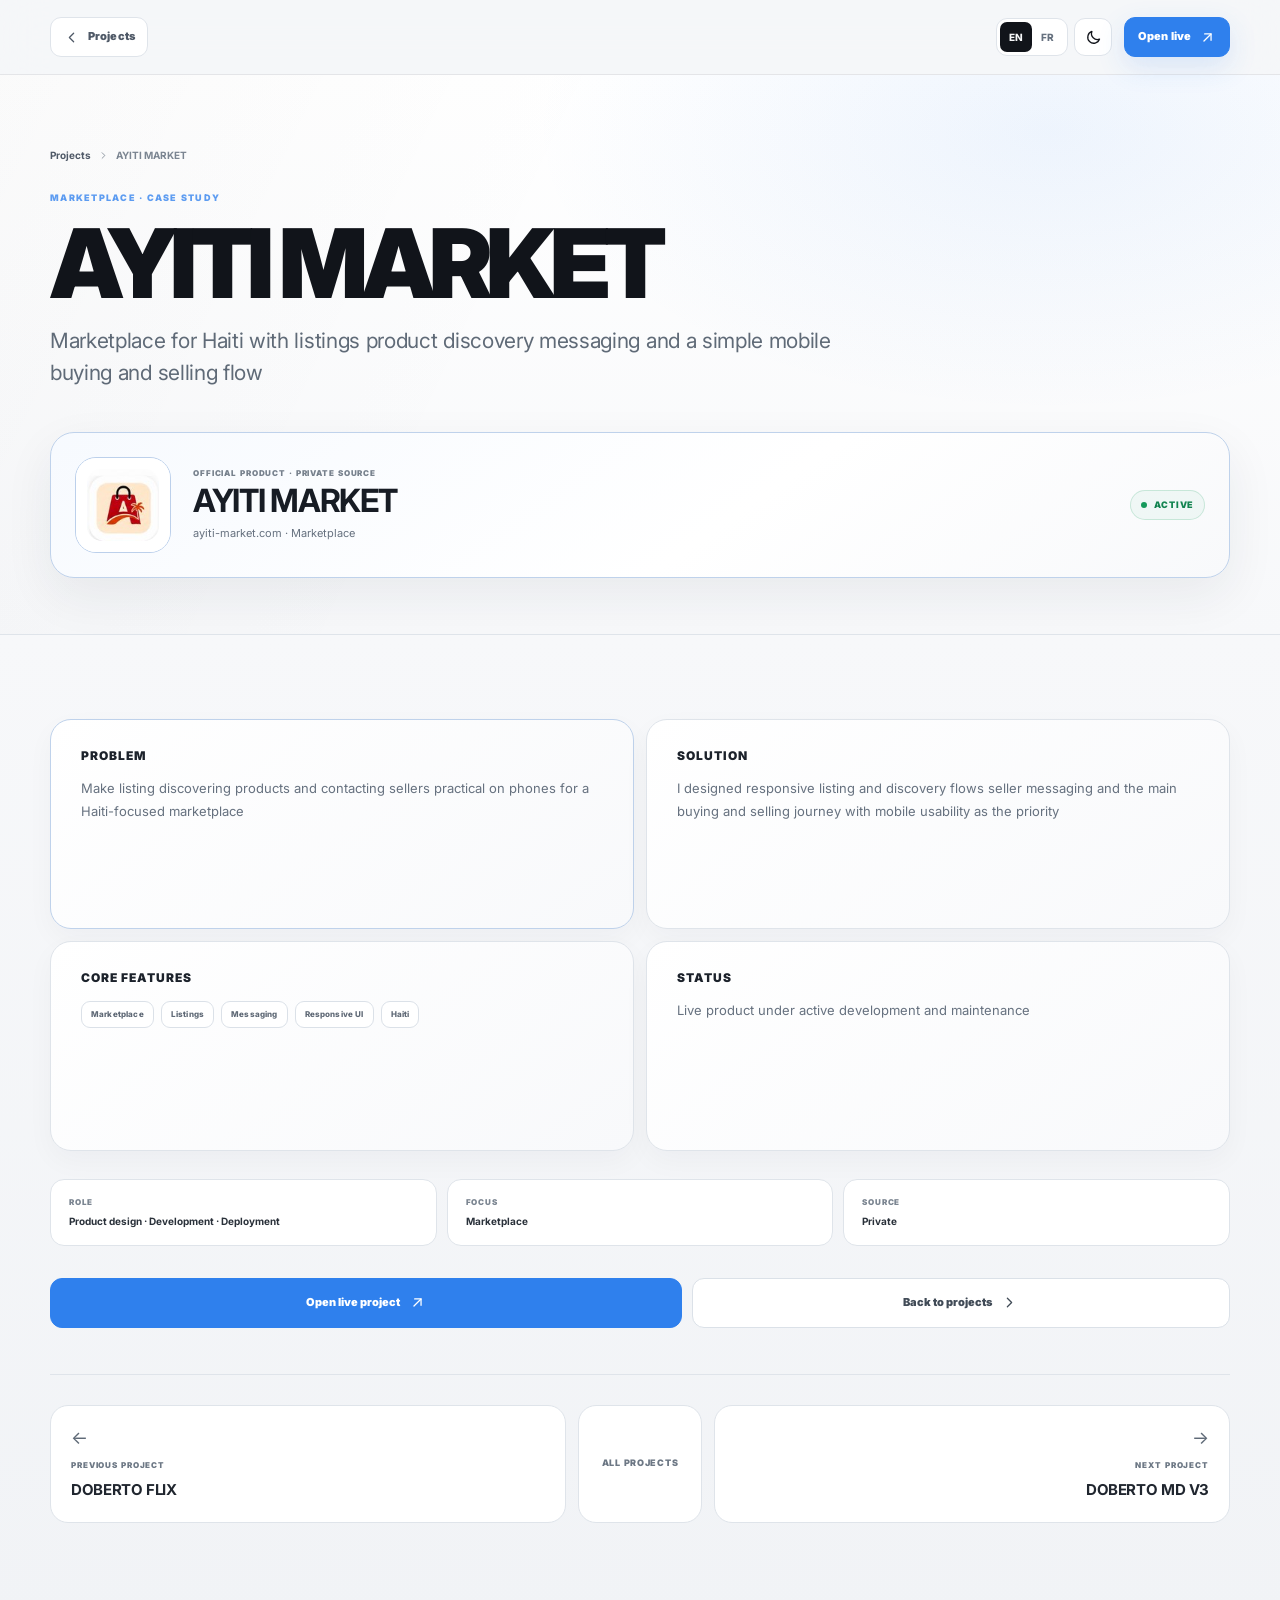
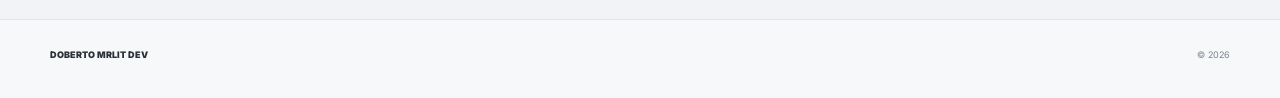
<file: case-studies/ayiti-market.html>
<!doctype html>
<html lang="en">
<head>
<meta charset="utf-8"><meta name="viewport" content="width=device-width,initial-scale=1,viewport-fit=cover">
<title>AYITI MARKET Case Study | DOBERTO MRLIT DEV</title>
<meta name="description" content="Marketplace for Haiti with listings, product discovery, messaging and a simple mobile buying and selling flow.">
<meta name="robots" content="index,follow,max-image-preview:large"><meta name="theme-color" content="#07090d"><meta name="color-scheme" content="dark light">
<link rel="canonical" href="https://dobertomrlit.zone.id/case-studies/ayiti-market.html"><link rel="icon" href="../favicon.svg" type="image/svg+xml">
<script>try{const t=localStorage.getItem('doberto-theme');document.documentElement.dataset.theme=t||(matchMedia('(prefers-color-scheme: light)').matches?'light':'dark')}catch(_){document.documentElement.dataset.theme='dark'}</script>
<link rel="stylesheet" href="../assets/case-study.css?v=20261001-unified3"><link rel="stylesheet" href="../assets/case-preferences.css?v=20261001-unified2">
<link rel="preconnect" href="https://fonts.googleapis.com"><link rel="preconnect" href="https://fonts.gstatic.com" crossorigin><link href="https://fonts.googleapis.com/css2?family=Inter:wght@400;500;600;700;800;900&display=swap" rel="stylesheet">
<meta property="og:type" content="article"><meta property="og:site_name" content="DOBERTO MRLIT DEV"><meta property="og:title" content="AYITI MARKET Case Study"><meta property="og:description" content="Marketplace for Haiti with listings, product discovery, messaging and a simple mobile buying and selling flow."><meta property="og:url" content="https://dobertomrlit.zone.id/case-studies/ayiti-market.html"><meta property="og:image" content="https://dobertomrlit.zone.id/assets/og-preview-v2.jpg?v=20260905-final">
<meta name="twitter:card" content="summary_large_image"><meta name="twitter:title" content="AYITI MARKET Case Study"><meta name="twitter:description" content="Marketplace for Haiti with listings, product discovery, messaging and a simple mobile buying and selling flow."><meta name="twitter:image" content="https://dobertomrlit.zone.id/assets/og-preview-v2.jpg?v=20260905-final">
<script type="application/ld+json">{"@context":"https://schema.org","@graph":[{"@type":"BreadcrumbList","itemListElement":[{"@type":"ListItem","position":1,"name":"Projects","item":"https://dobertomrlit.zone.id/projects.html"},{"@type":"ListItem","position":2,"name":"AYITI MARKET","item":"https://dobertomrlit.zone.id/case-studies/ayiti-market.html"}]},{"@type":"SoftwareApplication","name":"AYITI MARKET","url":"https://ayiti-market.com","applicationCategory":"BusinessApplication","creator":{"@type":"Person","name":"DOBERTO MRLIT DEV","url":"https://dobertomrlit.zone.id/"}}]}</script>
</head>
<body style="--accent:#2f80ed" data-case="ayiti-market">
<header class="top"><div class="w topin"><a class="back" href="../projects.html"><span class="icon"><svg viewBox="0 0 24 24" aria-hidden="true"><path d="M15 18l-6-6 6-6"/></svg></span><span>Projects</span></a><a class="live" href="https://ayiti-market.com" target="_blank" rel="noopener noreferrer"><span class="label">Open live</span><span class="icon"><svg viewBox="0 0 24 24" aria-hidden="true"><path d="M7 17L17 7"/><path d="M8 7h9v9"/></svg></span></a></div></header>
<main>
<section class="hero"><div class="w"><nav class="crumbs" aria-label="Breadcrumb"><a href="../projects.html">Projects</a><span class="icon"><svg viewBox="0 0 24 24" aria-hidden="true"><path d="M9 18l6-6-6-6"/></svg></span><span>AYITI MARKET</span></nav><div class="kicker">Marketplace · Case Study</div><h1>AYITI MARKET</h1><p class="lead">Marketplace for Haiti with listings, product discovery, messaging and a simple mobile buying and selling flow.</p>
<div class="identity"><div class="identity-icon"><img src="../assets/project-icons/ayiti-market.svg" width="72" height="72" alt="AYITI MARKET icon"></div><div class="identity-copy"><small>Official product · Private source</small><strong>AYITI MARKET</strong><span>ayiti-market.com · Marketplace</span></div><div class="identity-status"><span class="status-dot"></span>Active</div></div></div></section>
<section><div class="w"><div class="grid">
<article class="box"><h2>Problem</h2><p>Make listing, discovering products and contacting sellers practical on phones for a Haiti-focused marketplace.</p></article>
<article class="box"><h2>Solution</h2><p>I designed responsive listing and discovery flows, seller messaging and the main buying and selling journey with mobile usability as the priority.</p></article>
<article class="box"><h2>Core features</h2><div class="stack"><span class="chip">Marketplace</span><span class="chip">Listings</span><span class="chip">Messaging</span><span class="chip">Responsive UI</span><span class="chip">Haiti</span></div></article>
<article class="box"><h2>Status</h2><p>Live product under active development and maintenance.</p></article>
</div>
<div class="case-context"><div><span>Role</span><strong>Product design · Development · Deployment</strong></div><div><span>Focus</span><strong>Marketplace</strong></div><div><span>Source</span><strong>Private</strong></div></div>
<div class="bottom"><a class="btn primary" href="https://ayiti-market.com" target="_blank" rel="noopener noreferrer"><span class="label">Open live project</span><span class="icon"><svg viewBox="0 0 24 24" aria-hidden="true"><path d="M7 17L17 7"/><path d="M8 7h9v9"/></svg></span></a><a class="btn" href="../projects.html"><span class="label">Back to projects</span><span class="icon"><svg viewBox="0 0 24 24" aria-hidden="true"><path d="M9 18l6-6-6-6"/></svg></span></a></div>
<nav class="case-project-nav" aria-label="Project navigation">
  <a class="case-project-link case-project-prev" href="doberto-flix.html">
    <span class="case-nav-eyebrow">Previous project</span>
    <strong>DOBERTO FLIX</strong>
    <small>←</small>
  </a>
  <a class="case-project-all" href="../projects.html">All projects</a>
  <a class="case-project-link case-project-next" href="doberto-md-v3.html">
    <span class="case-nav-eyebrow">Next project</span>
    <strong>DOBERTO MD V3</strong>
    <small>→</small>
  </a>
</nav>
</div></section>
</main>
<footer class="footer"><div class="w foot"><span>DOBERTO MRLIT DEV</span><span>© 2026</span></div></footer>
<script src="../assets/case-ui.js?v=20261001-copyclean1"></script>
</body></html>
</file>
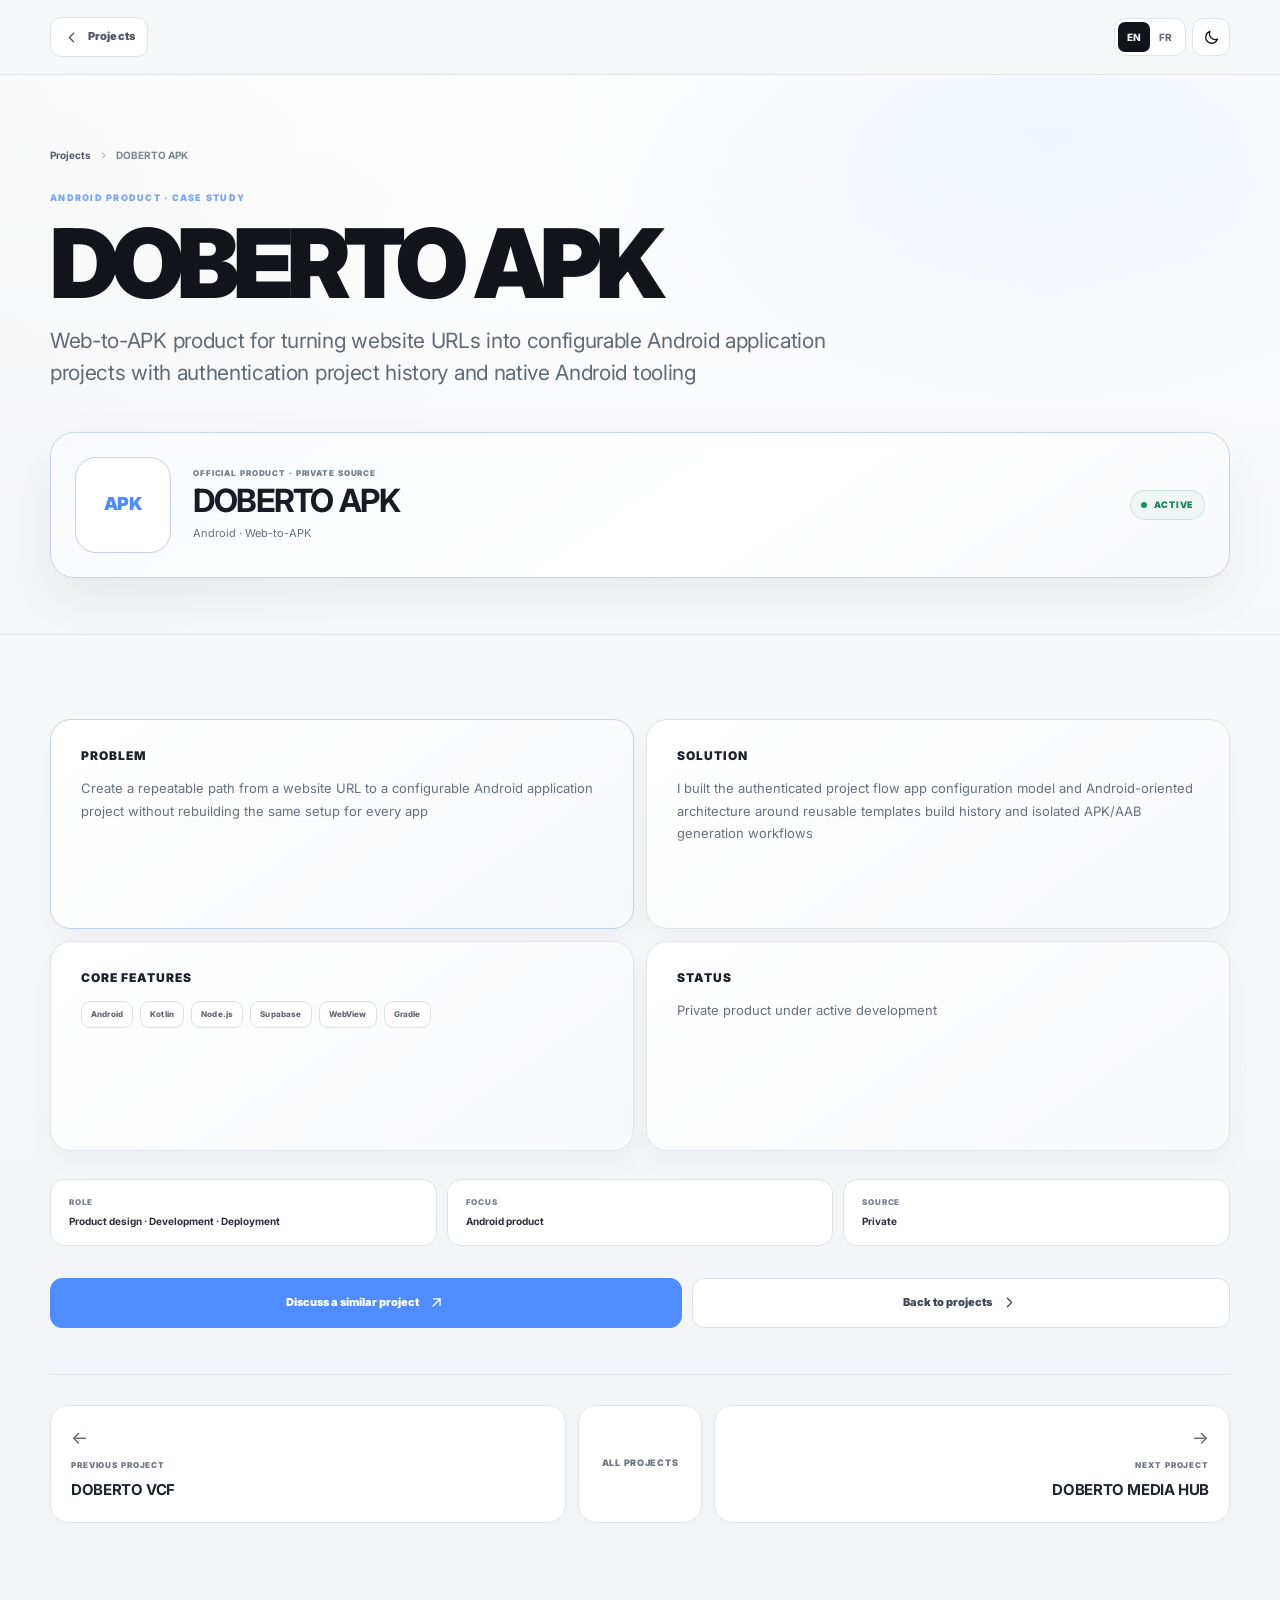
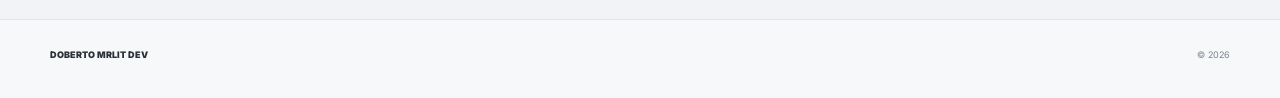
<file: case-studies/doberto-apk.html>
<!doctype html>
<html lang="en">
<head>
<meta charset="utf-8"><meta name="viewport" content="width=device-width,initial-scale=1,viewport-fit=cover">
<title>DOBERTO APK Case Study | DOBERTO MRLIT DEV</title>
<meta name="description" content="Web-to-APK product for turning website URLs into configurable Android application projects with authentication, project history and native Android tooling.">
<meta name="robots" content="index,follow,max-image-preview:large"><meta name="theme-color" content="#07090d"><meta name="color-scheme" content="dark light">
<link rel="canonical" href="https://dobertomrlit.zone.id/case-studies/doberto-apk.html"><link rel="icon" href="../favicon.svg" type="image/svg+xml">
<script>try{const t=localStorage.getItem('doberto-theme');document.documentElement.dataset.theme=t||(matchMedia('(prefers-color-scheme: light)').matches?'light':'dark')}catch(_){document.documentElement.dataset.theme='dark'}</script>
<link rel="stylesheet" href="../assets/case-study.css?v=20261001-unified3"><link rel="stylesheet" href="../assets/case-preferences.css?v=20261001-unified2">
<link rel="preconnect" href="https://fonts.googleapis.com"><link rel="preconnect" href="https://fonts.gstatic.com" crossorigin><link href="https://fonts.googleapis.com/css2?family=Inter:wght@400;500;600;700;800;900&display=swap" rel="stylesheet">
<meta property="og:type" content="article"><meta property="og:site_name" content="DOBERTO MRLIT DEV"><meta property="og:title" content="DOBERTO APK Case Study"><meta property="og:description" content="Web-to-APK product for turning website URLs into configurable Android application projects with authentication, project history and native Android tooling."><meta property="og:url" content="https://dobertomrlit.zone.id/case-studies/doberto-apk.html"><meta property="og:image" content="https://dobertomrlit.zone.id/assets/og-preview-v2.jpg?v=20260905-final">
<meta name="twitter:card" content="summary_large_image"><meta name="twitter:title" content="DOBERTO APK Case Study"><meta name="twitter:description" content="Web-to-APK product for turning website URLs into configurable Android application projects with authentication, project history and native Android tooling."><meta name="twitter:image" content="https://dobertomrlit.zone.id/assets/og-preview-v2.jpg?v=20260905-final">
<script type="application/ld+json">{"@context":"https://schema.org","@graph":[{"@type":"BreadcrumbList","itemListElement":[{"@type":"ListItem","position":1,"name":"Projects","item":"https://dobertomrlit.zone.id/projects.html"},{"@type":"ListItem","position":2,"name":"DOBERTO APK","item":"https://dobertomrlit.zone.id/case-studies/doberto-apk.html"}]},{"@type":"SoftwareApplication","name":"DOBERTO APK","url":"https://dobertomrlit.zone.id/case-studies/doberto-apk.html","applicationCategory":"DeveloperApplication","creator":{"@type":"Person","name":"DOBERTO MRLIT DEV","url":"https://dobertomrlit.zone.id/"}}]}</script>
</head>
<body style="--accent:#4f8cff" data-case="doberto-apk">
<header class="top"><div class="w topin"><a class="back" href="../projects.html"><span class="icon"><svg viewBox="0 0 24 24" aria-hidden="true"><path d="M15 18l-6-6 6-6"/></svg></span><span>Projects</span></a></div></header>
<main>
<section class="hero"><div class="w"><nav class="crumbs" aria-label="Breadcrumb"><a href="../projects.html">Projects</a><span class="icon"><svg viewBox="0 0 24 24" aria-hidden="true"><path d="M9 18l6-6-6-6"/></svg></span><span>DOBERTO APK</span></nav><div class="kicker">Android product · Case Study</div><h1>DOBERTO APK</h1><p class="lead">Web-to-APK product for turning website URLs into configurable Android application projects with authentication, project history and native Android tooling.</p>
<div class="identity"><div class="identity-icon identity-mark" aria-label="DOBERTO APK">APK</div><div class="identity-copy"><small>Official product · Private source</small><strong>DOBERTO APK</strong><span>Android · Web-to-APK</span></div><div class="identity-status"><span class="status-dot"></span>Active</div></div></div></section>
<section><div class="w"><div class="grid">
<article class="box"><h2>Problem</h2><p>Create a repeatable path from a website URL to a configurable Android application project without rebuilding the same setup for every app.</p></article>
<article class="box"><h2>Solution</h2><p>I built the authenticated project flow, app configuration model and Android-oriented architecture around reusable templates, build history and isolated APK/AAB generation workflows.</p></article>
<article class="box"><h2>Core features</h2><div class="stack"><span class="chip">Android</span><span class="chip">Kotlin</span><span class="chip">Node.js</span><span class="chip">Supabase</span><span class="chip">WebView</span><span class="chip">Gradle</span></div></article>
<article class="box"><h2>Status</h2><p>Private product under active development.</p></article>
</div>
<div class="case-context"><div><span>Role</span><strong>Product design · Development · Deployment</strong></div><div><span>Focus</span><strong>Android product</strong></div><div><span>Source</span><strong>Private</strong></div></div>
<div class="bottom"><a class="btn primary" href="../contact.html"><span class="label">Discuss a similar project</span><span class="icon"><svg viewBox="0 0 24 24" aria-hidden="true"><path d="M7 17L17 7"/><path d="M8 7h9v9"/></svg></span></a><a class="btn" href="../projects.html"><span class="label">Back to projects</span><span class="icon"><svg viewBox="0 0 24 24" aria-hidden="true"><path d="M9 18l6-6-6-6"/></svg></span></a></div>
<nav class="case-project-nav" aria-label="Project navigation">
  <a class="case-project-link case-project-prev" href="doberto-vcf.html">
    <span class="case-nav-eyebrow">Previous project</span>
    <strong>DOBERTO VCF</strong>
    <small>←</small>
  </a>
  <a class="case-project-all" href="../projects.html">All projects</a>
  <a class="case-project-link case-project-next" href="doberto-media-hub.html">
    <span class="case-nav-eyebrow">Next project</span>
    <strong>DOBERTO MEDIA HUB</strong>
    <small>→</small>
  </a>
</nav>
</div></section>
</main>
<footer class="footer"><div class="w foot"><span>DOBERTO MRLIT DEV</span><span>© 2026</span></div></footer>
<script src="../assets/case-ui.js?v=20261001-copyclean1"></script>
</body></html>
</file>
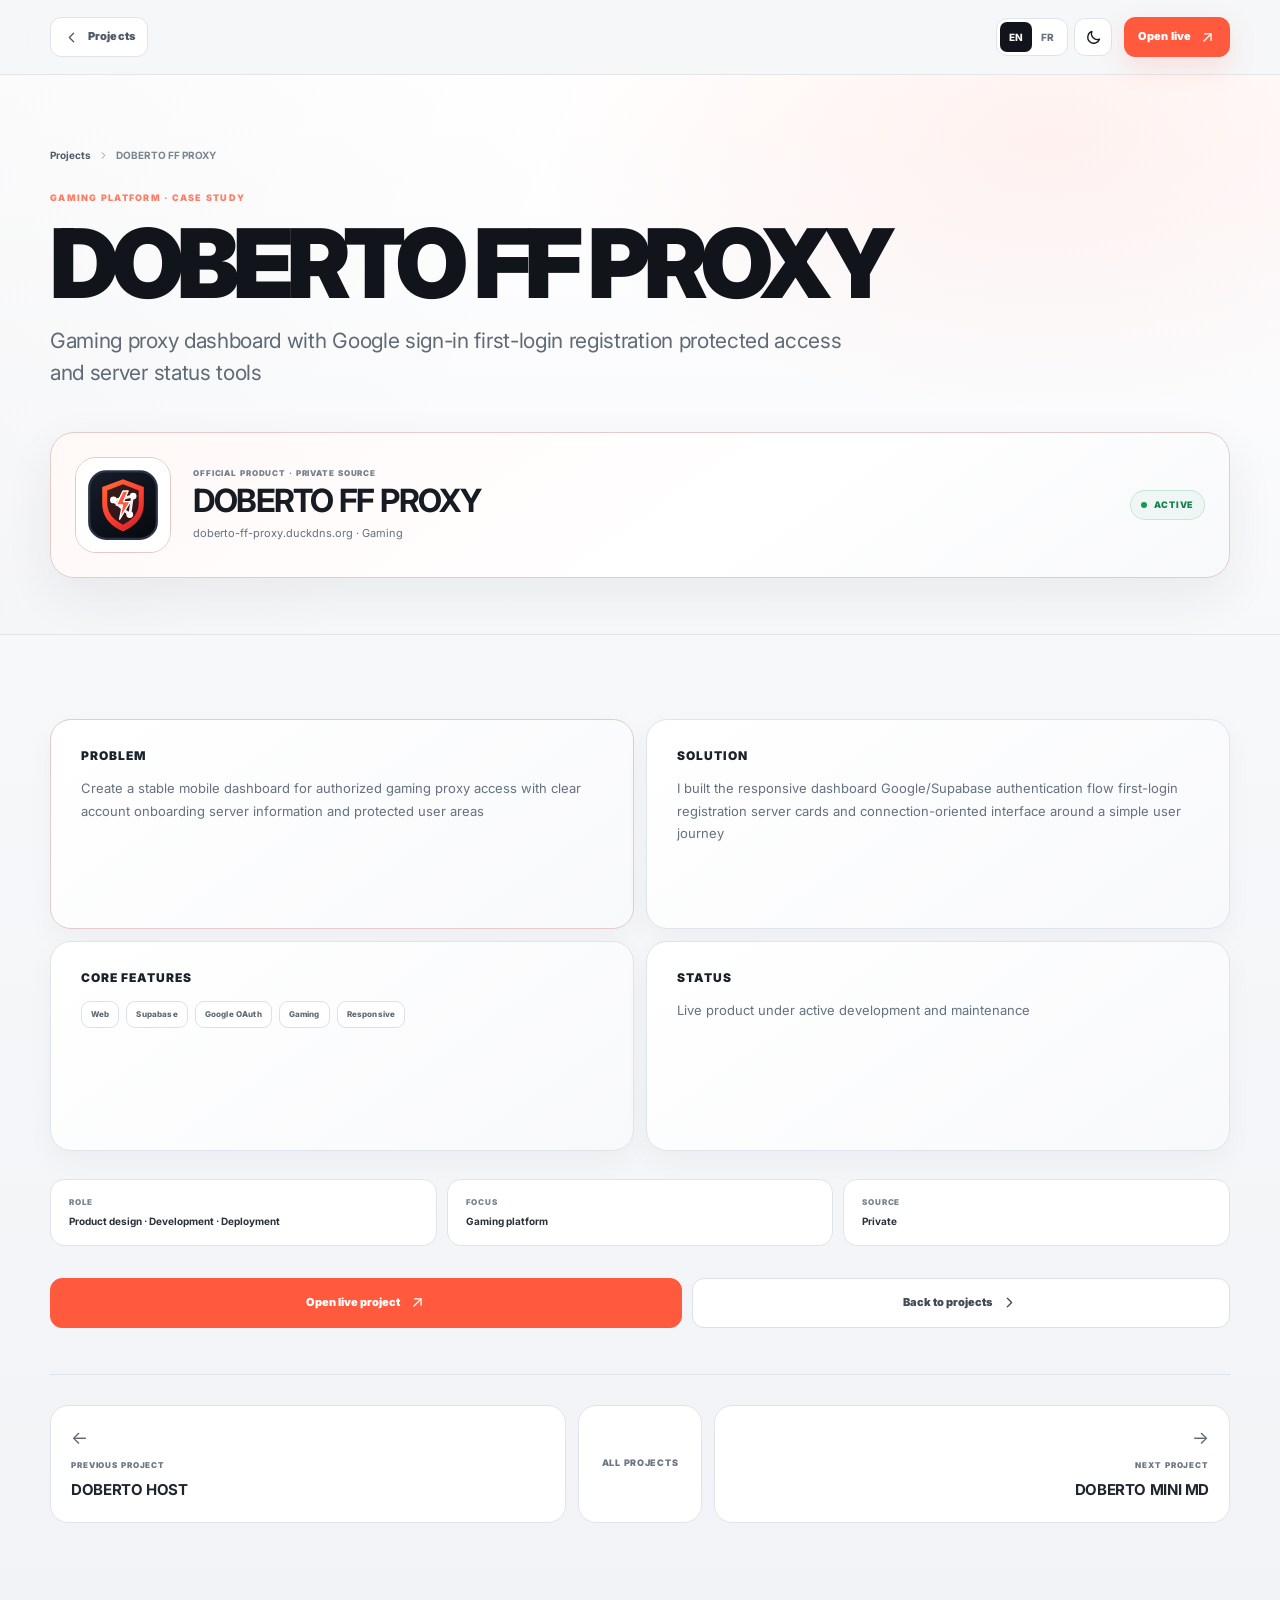
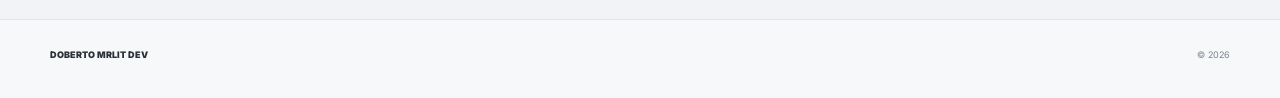
<file: case-studies/doberto-ff-proxy.html>
<!doctype html>
<html lang="en">
<head>
<meta charset="utf-8"><meta name="viewport" content="width=device-width,initial-scale=1,viewport-fit=cover">
<title>DOBERTO FF PROXY Case Study | DOBERTO MRLIT DEV</title>
<meta name="description" content="Gaming proxy dashboard with Google sign-in, first-login registration, protected access and server status tools.">
<meta name="robots" content="index,follow,max-image-preview:large"><meta name="theme-color" content="#07090d"><meta name="color-scheme" content="dark light">
<link rel="canonical" href="https://dobertomrlit.zone.id/case-studies/doberto-ff-proxy.html"><link rel="icon" href="../favicon.svg" type="image/svg+xml">
<script>try{const t=localStorage.getItem('doberto-theme');document.documentElement.dataset.theme=t||(matchMedia('(prefers-color-scheme: light)').matches?'light':'dark')}catch(_){document.documentElement.dataset.theme='dark'}</script>
<link rel="stylesheet" href="../assets/case-study.css?v=20261001-unified3"><link rel="stylesheet" href="../assets/case-preferences.css?v=20261001-unified2">
<link rel="preconnect" href="https://fonts.googleapis.com"><link rel="preconnect" href="https://fonts.gstatic.com" crossorigin><link href="https://fonts.googleapis.com/css2?family=Inter:wght@400;500;600;700;800;900&display=swap" rel="stylesheet">
<meta property="og:type" content="article"><meta property="og:site_name" content="DOBERTO MRLIT DEV"><meta property="og:title" content="DOBERTO FF PROXY Case Study"><meta property="og:description" content="Gaming proxy dashboard with Google sign-in, first-login registration, protected access and server status tools."><meta property="og:url" content="https://dobertomrlit.zone.id/case-studies/doberto-ff-proxy.html"><meta property="og:image" content="https://dobertomrlit.zone.id/assets/og-preview-v2.jpg?v=20260905-final">
<meta name="twitter:card" content="summary_large_image"><meta name="twitter:title" content="DOBERTO FF PROXY Case Study"><meta name="twitter:description" content="Gaming proxy dashboard with Google sign-in, first-login registration, protected access and server status tools."><meta name="twitter:image" content="https://dobertomrlit.zone.id/assets/og-preview-v2.jpg?v=20260905-final">
<script type="application/ld+json">{"@context":"https://schema.org","@graph":[{"@type":"BreadcrumbList","itemListElement":[{"@type":"ListItem","position":1,"name":"Projects","item":"https://dobertomrlit.zone.id/projects.html"},{"@type":"ListItem","position":2,"name":"DOBERTO FF PROXY","item":"https://dobertomrlit.zone.id/case-studies/doberto-ff-proxy.html"}]},{"@type":"SoftwareApplication","name":"DOBERTO FF PROXY","url":"https://doberto-ff-proxy.duckdns.org","applicationCategory":"UtilitiesApplication","creator":{"@type":"Person","name":"DOBERTO MRLIT DEV","url":"https://dobertomrlit.zone.id/"}}]}</script>
</head>
<body style="--accent:#ff5a3d" data-case="doberto-ff-proxy">
<header class="top"><div class="w topin"><a class="back" href="../projects.html"><span class="icon"><svg viewBox="0 0 24 24" aria-hidden="true"><path d="M15 18l-6-6 6-6"/></svg></span><span>Projects</span></a><a class="live" href="https://doberto-ff-proxy.duckdns.org" target="_blank" rel="noopener noreferrer"><span class="label">Open live</span><span class="icon"><svg viewBox="0 0 24 24" aria-hidden="true"><path d="M7 17L17 7"/><path d="M8 7h9v9"/></svg></span></a></div></header>
<main>
<section class="hero"><div class="w"><nav class="crumbs" aria-label="Breadcrumb"><a href="../projects.html">Projects</a><span class="icon"><svg viewBox="0 0 24 24" aria-hidden="true"><path d="M9 18l6-6-6-6"/></svg></span><span>DOBERTO FF PROXY</span></nav><div class="kicker">Gaming platform · Case Study</div><h1>DOBERTO FF PROXY</h1><p class="lead">Gaming proxy dashboard with Google sign-in, first-login registration, protected access and server status tools.</p>
<div class="identity"><div class="identity-icon"><img src="../assets/project-icons/doberto-ff-proxy.svg" width="72" height="72" alt="DOBERTO FF PROXY icon"></div><div class="identity-copy"><small>Official product · Private source</small><strong>DOBERTO FF PROXY</strong><span>doberto-ff-proxy.duckdns.org · Gaming</span></div><div class="identity-status"><span class="status-dot"></span>Active</div></div></div></section>
<section><div class="w"><div class="grid">
<article class="box"><h2>Problem</h2><p>Create a stable mobile dashboard for authorized gaming proxy access with clear account onboarding, server information and protected user areas.</p></article>
<article class="box"><h2>Solution</h2><p>I built the responsive dashboard, Google/Supabase authentication flow, first-login registration, server cards and connection-oriented interface around a simple user journey.</p></article>
<article class="box"><h2>Core features</h2><div class="stack"><span class="chip">Web</span><span class="chip">Supabase</span><span class="chip">Google OAuth</span><span class="chip">Gaming</span><span class="chip">Responsive</span></div></article>
<article class="box"><h2>Status</h2><p>Live product under active development and maintenance.</p></article>
</div>
<div class="case-context"><div><span>Role</span><strong>Product design · Development · Deployment</strong></div><div><span>Focus</span><strong>Gaming platform</strong></div><div><span>Source</span><strong>Private</strong></div></div>
<div class="bottom"><a class="btn primary" href="https://doberto-ff-proxy.duckdns.org" target="_blank" rel="noopener noreferrer"><span class="label">Open live project</span><span class="icon"><svg viewBox="0 0 24 24" aria-hidden="true"><path d="M7 17L17 7"/><path d="M8 7h9v9"/></svg></span></a><a class="btn" href="../projects.html"><span class="label">Back to projects</span><span class="icon"><svg viewBox="0 0 24 24" aria-hidden="true"><path d="M9 18l6-6-6-6"/></svg></span></a></div>
<nav class="case-project-nav" aria-label="Project navigation">
  <a class="case-project-link case-project-prev" href="doberto-host.html">
    <span class="case-nav-eyebrow">Previous project</span>
    <strong>DOBERTO HOST</strong>
    <small>←</small>
  </a>
  <a class="case-project-all" href="../projects.html">All projects</a>
  <a class="case-project-link case-project-next" href="doberto-mini-md.html">
    <span class="case-nav-eyebrow">Next project</span>
    <strong>DOBERTO MINI MD</strong>
    <small>→</small>
  </a>
</nav>
</div></section>
</main>
<footer class="footer"><div class="w foot"><span>DOBERTO MRLIT DEV</span><span>© 2026</span></div></footer>
<script src="../assets/case-ui.js?v=20261001-copyclean1"></script>
</body></html>
</file>
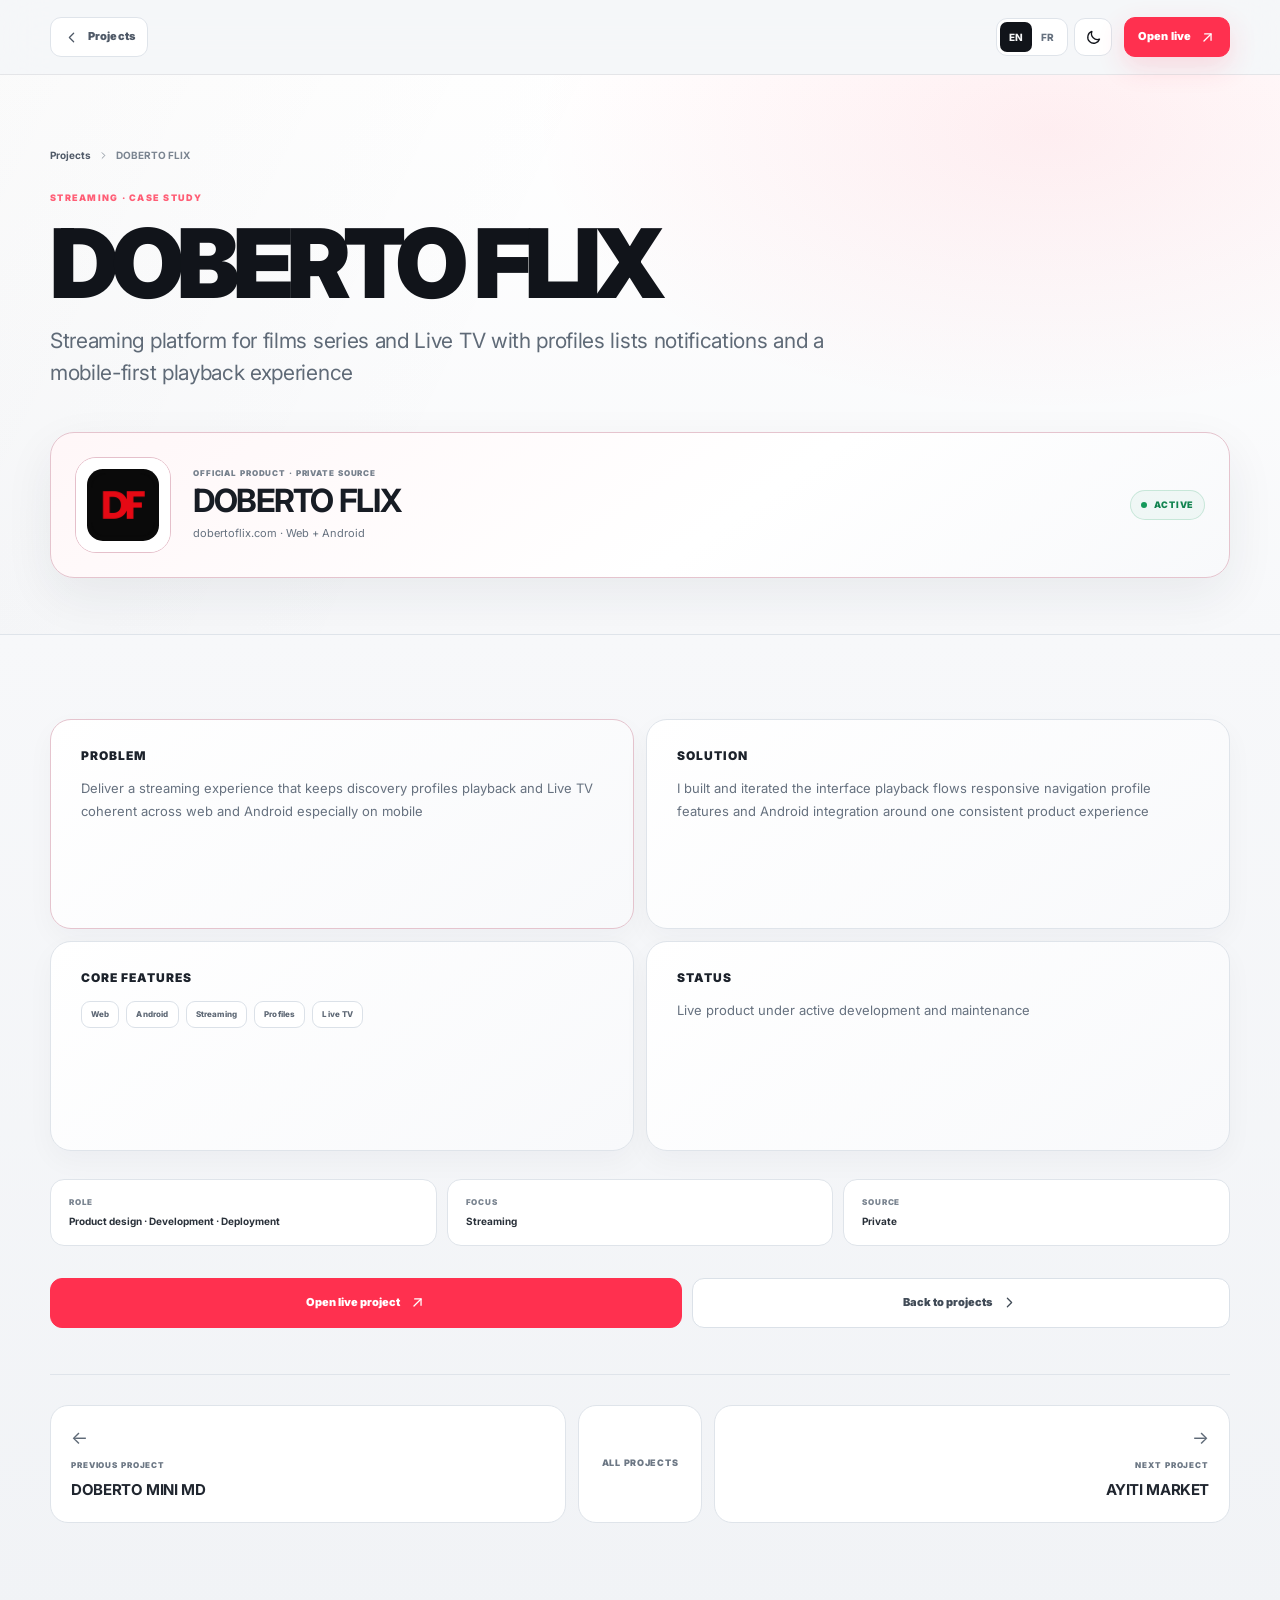
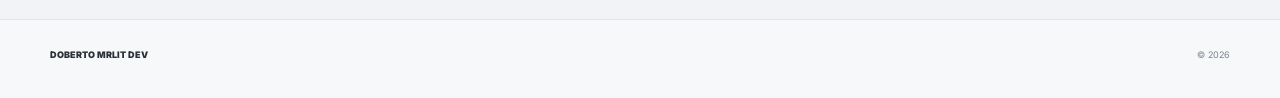
<file: case-studies/doberto-flix.html>
<!doctype html>
<html lang="en">
<head>
<meta charset="utf-8"><meta name="viewport" content="width=device-width,initial-scale=1,viewport-fit=cover">
<title>DOBERTO FLIX Case Study | DOBERTO MRLIT DEV</title>
<meta name="description" content="Streaming platform for films, series and Live TV with profiles, lists, notifications and a mobile-first playback experience.">
<meta name="robots" content="index,follow,max-image-preview:large"><meta name="theme-color" content="#07090d"><meta name="color-scheme" content="dark light">
<link rel="canonical" href="https://dobertomrlit.zone.id/case-studies/doberto-flix.html"><link rel="icon" href="../favicon.svg" type="image/svg+xml">
<script>try{const t=localStorage.getItem('doberto-theme');document.documentElement.dataset.theme=t||(matchMedia('(prefers-color-scheme: light)').matches?'light':'dark')}catch(_){document.documentElement.dataset.theme='dark'}</script>
<link rel="stylesheet" href="../assets/case-study.css?v=20261001-unified3"><link rel="stylesheet" href="../assets/case-preferences.css?v=20261001-unified2">
<link rel="preconnect" href="https://fonts.googleapis.com"><link rel="preconnect" href="https://fonts.gstatic.com" crossorigin><link href="https://fonts.googleapis.com/css2?family=Inter:wght@400;500;600;700;800;900&display=swap" rel="stylesheet">
<meta property="og:type" content="article"><meta property="og:site_name" content="DOBERTO MRLIT DEV"><meta property="og:title" content="DOBERTO FLIX Case Study"><meta property="og:description" content="Streaming platform for films, series and Live TV with profiles, lists, notifications and a mobile-first playback experience."><meta property="og:url" content="https://dobertomrlit.zone.id/case-studies/doberto-flix.html"><meta property="og:image" content="https://dobertomrlit.zone.id/assets/og-preview-v2.jpg?v=20260905-final">
<meta name="twitter:card" content="summary_large_image"><meta name="twitter:title" content="DOBERTO FLIX Case Study"><meta name="twitter:description" content="Streaming platform for films, series and Live TV with profiles, lists, notifications and a mobile-first playback experience."><meta name="twitter:image" content="https://dobertomrlit.zone.id/assets/og-preview-v2.jpg?v=20260905-final">
<script type="application/ld+json">{"@context":"https://schema.org","@graph":[{"@type":"BreadcrumbList","itemListElement":[{"@type":"ListItem","position":1,"name":"Projects","item":"https://dobertomrlit.zone.id/projects.html"},{"@type":"ListItem","position":2,"name":"DOBERTO FLIX","item":"https://dobertomrlit.zone.id/case-studies/doberto-flix.html"}]},{"@type":"SoftwareApplication","name":"DOBERTO FLIX","url":"https://dobertoflix.com","applicationCategory":"EntertainmentApplication","creator":{"@type":"Person","name":"DOBERTO MRLIT DEV","url":"https://dobertomrlit.zone.id/"}}]}</script>
</head>
<body style="--accent:#ff304f" data-case="doberto-flix">
<header class="top"><div class="w topin"><a class="back" href="../projects.html"><span class="icon"><svg viewBox="0 0 24 24" aria-hidden="true"><path d="M15 18l-6-6 6-6"/></svg></span><span>Projects</span></a><a class="live" href="https://dobertoflix.com" target="_blank" rel="noopener noreferrer"><span class="label">Open live</span><span class="icon"><svg viewBox="0 0 24 24" aria-hidden="true"><path d="M7 17L17 7"/><path d="M8 7h9v9"/></svg></span></a></div></header>
<main>
<section class="hero"><div class="w"><nav class="crumbs" aria-label="Breadcrumb"><a href="../projects.html">Projects</a><span class="icon"><svg viewBox="0 0 24 24" aria-hidden="true"><path d="M9 18l6-6-6-6"/></svg></span><span>DOBERTO FLIX</span></nav><div class="kicker">Streaming · Case Study</div><h1>DOBERTO FLIX</h1><p class="lead">Streaming platform for films, series and Live TV with profiles, lists, notifications and a mobile-first playback experience.</p>
<div class="identity"><div class="identity-icon"><img src="../assets/project-icons/doberto-flix.svg" width="72" height="72" alt="DOBERTO FLIX icon"></div><div class="identity-copy"><small>Official product · Private source</small><strong>DOBERTO FLIX</strong><span>dobertoflix.com · Web + Android</span></div><div class="identity-status"><span class="status-dot"></span>Active</div></div></div></section>
<section><div class="w"><div class="grid">
<article class="box"><h2>Problem</h2><p>Deliver a streaming experience that keeps discovery, profiles, playback and Live TV coherent across web and Android, especially on mobile.</p></article>
<article class="box"><h2>Solution</h2><p>I built and iterated the interface, playback flows, responsive navigation, profile features and Android integration around one consistent product experience.</p></article>
<article class="box"><h2>Core features</h2><div class="stack"><span class="chip">Web</span><span class="chip">Android</span><span class="chip">Streaming</span><span class="chip">Profiles</span><span class="chip">Live TV</span></div></article>
<article class="box"><h2>Status</h2><p>Live product under active development and maintenance.</p></article>
</div>
<div class="case-context"><div><span>Role</span><strong>Product design · Development · Deployment</strong></div><div><span>Focus</span><strong>Streaming</strong></div><div><span>Source</span><strong>Private</strong></div></div>
<div class="bottom"><a class="btn primary" href="https://dobertoflix.com" target="_blank" rel="noopener noreferrer"><span class="label">Open live project</span><span class="icon"><svg viewBox="0 0 24 24" aria-hidden="true"><path d="M7 17L17 7"/><path d="M8 7h9v9"/></svg></span></a><a class="btn" href="../projects.html"><span class="label">Back to projects</span><span class="icon"><svg viewBox="0 0 24 24" aria-hidden="true"><path d="M9 18l6-6-6-6"/></svg></span></a></div>
<nav class="case-project-nav" aria-label="Project navigation">
  <a class="case-project-link case-project-prev" href="doberto-mini-md.html">
    <span class="case-nav-eyebrow">Previous project</span>
    <strong>DOBERTO MINI MD</strong>
    <small>←</small>
  </a>
  <a class="case-project-all" href="../projects.html">All projects</a>
  <a class="case-project-link case-project-next" href="ayiti-market.html">
    <span class="case-nav-eyebrow">Next project</span>
    <strong>AYITI MARKET</strong>
    <small>→</small>
  </a>
</nav>
</div></section>
</main>
<footer class="footer"><div class="w foot"><span>DOBERTO MRLIT DEV</span><span>© 2026</span></div></footer>
<script src="../assets/case-ui.js?v=20261001-copyclean1"></script>
</body></html>
</file>
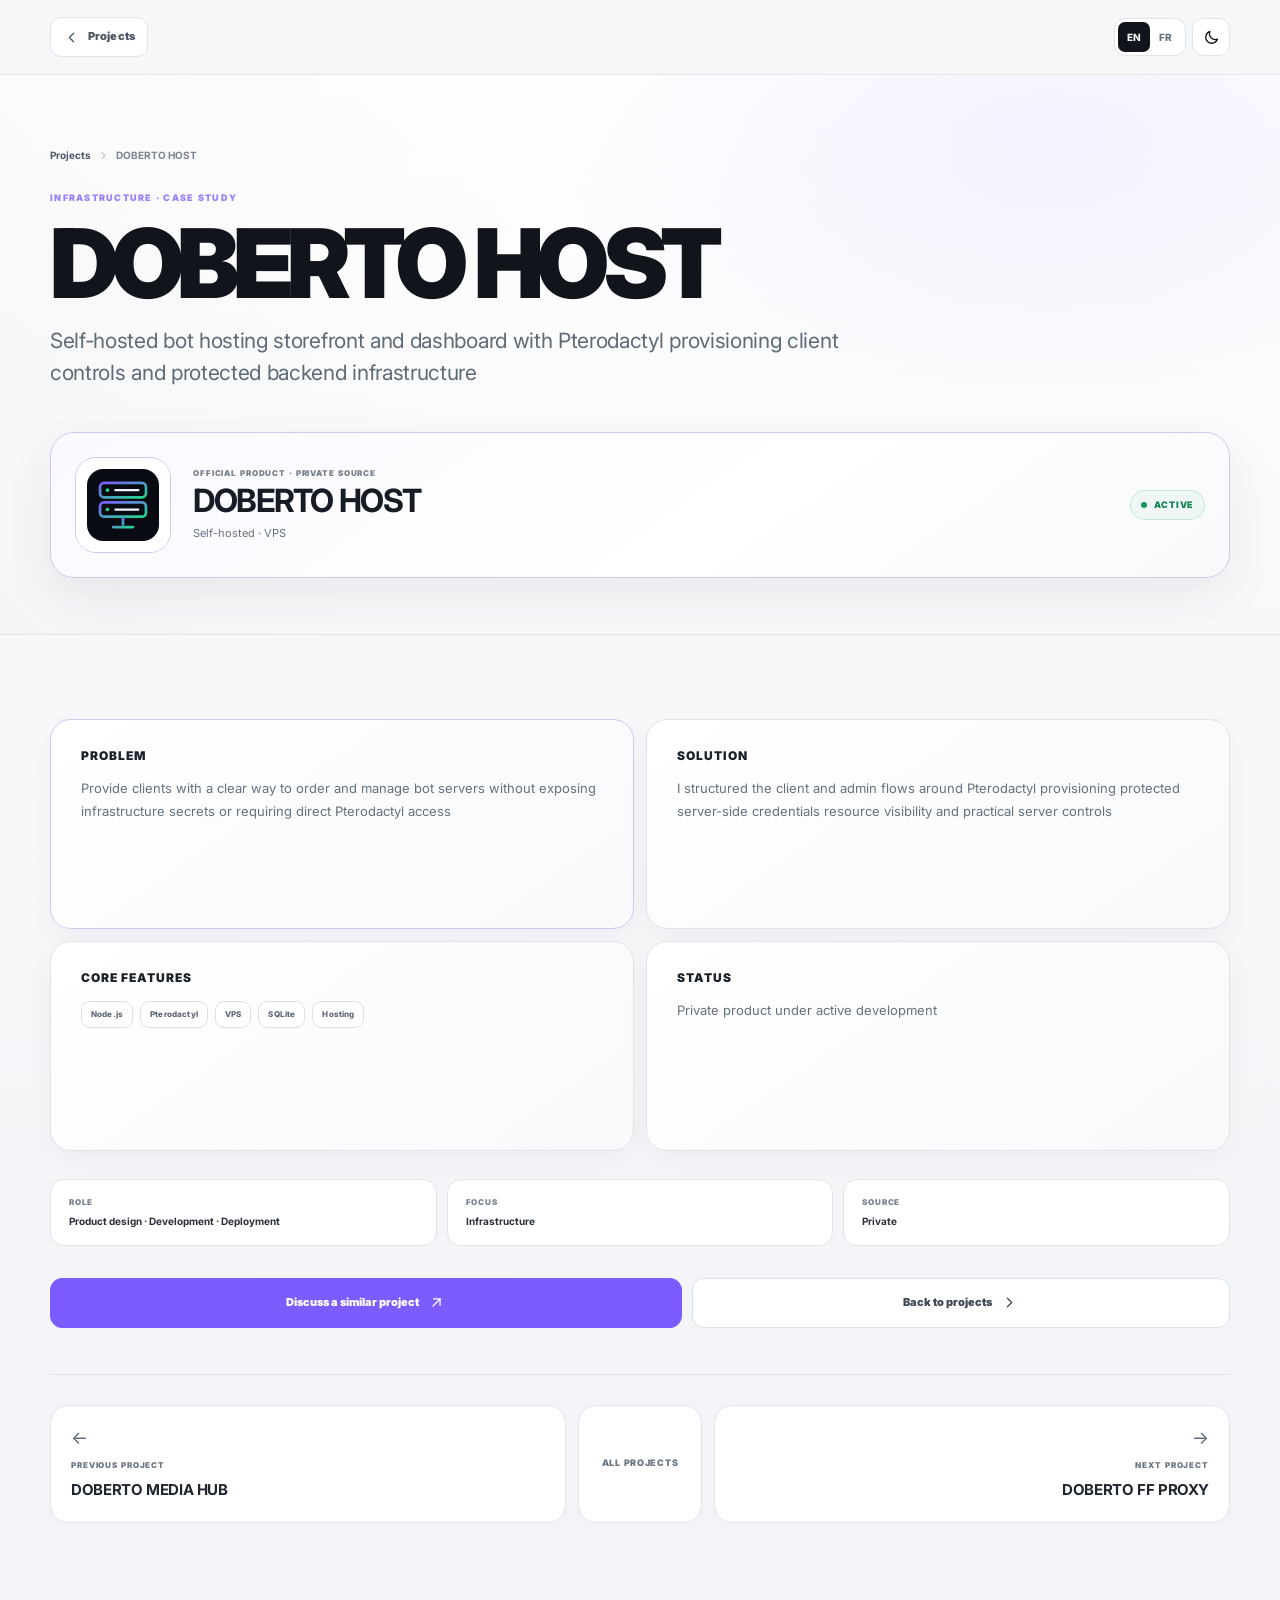
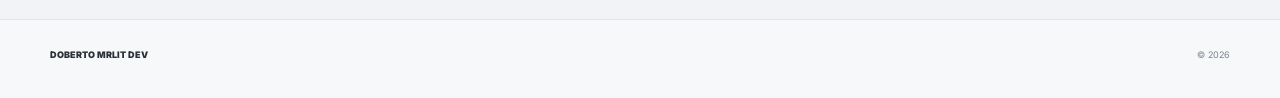
<file: case-studies/doberto-host.html>
<!doctype html>
<html lang="en">
<head>
<meta charset="utf-8"><meta name="viewport" content="width=device-width,initial-scale=1,viewport-fit=cover">
<title>DOBERTO HOST Case Study | DOBERTO MRLIT DEV</title>
<meta name="description" content="Self-hosted bot hosting storefront and dashboard with Pterodactyl provisioning, client controls and protected backend infrastructure.">
<meta name="robots" content="index,follow,max-image-preview:large"><meta name="theme-color" content="#07090d"><meta name="color-scheme" content="dark light">
<link rel="canonical" href="https://dobertomrlit.zone.id/case-studies/doberto-host.html"><link rel="icon" href="../favicon.svg" type="image/svg+xml">
<script>try{const t=localStorage.getItem('doberto-theme');document.documentElement.dataset.theme=t||(matchMedia('(prefers-color-scheme: light)').matches?'light':'dark')}catch(_){document.documentElement.dataset.theme='dark'}</script>
<link rel="stylesheet" href="../assets/case-study.css?v=20261001-unified3"><link rel="stylesheet" href="../assets/case-preferences.css?v=20261001-unified2">
<link rel="preconnect" href="https://fonts.googleapis.com"><link rel="preconnect" href="https://fonts.gstatic.com" crossorigin><link href="https://fonts.googleapis.com/css2?family=Inter:wght@400;500;600;700;800;900&display=swap" rel="stylesheet">
<meta property="og:type" content="article"><meta property="og:site_name" content="DOBERTO MRLIT DEV"><meta property="og:title" content="DOBERTO HOST Case Study"><meta property="og:description" content="Self-hosted bot hosting storefront and dashboard with Pterodactyl provisioning, client controls and protected backend infrastructure."><meta property="og:url" content="https://dobertomrlit.zone.id/case-studies/doberto-host.html"><meta property="og:image" content="https://dobertomrlit.zone.id/assets/og-preview-v2.jpg?v=20260905-final">
<meta name="twitter:card" content="summary_large_image"><meta name="twitter:title" content="DOBERTO HOST Case Study"><meta name="twitter:description" content="Self-hosted bot hosting storefront and dashboard with Pterodactyl provisioning, client controls and protected backend infrastructure."><meta name="twitter:image" content="https://dobertomrlit.zone.id/assets/og-preview-v2.jpg?v=20260905-final">
<script type="application/ld+json">{"@context":"https://schema.org","@graph":[{"@type":"BreadcrumbList","itemListElement":[{"@type":"ListItem","position":1,"name":"Projects","item":"https://dobertomrlit.zone.id/projects.html"},{"@type":"ListItem","position":2,"name":"DOBERTO HOST","item":"https://dobertomrlit.zone.id/case-studies/doberto-host.html"}]},{"@type":"SoftwareApplication","name":"DOBERTO HOST","url":"https://dobertomrlit.zone.id/case-studies/doberto-host.html","applicationCategory":"DeveloperApplication","creator":{"@type":"Person","name":"DOBERTO MRLIT DEV","url":"https://dobertomrlit.zone.id/"}}]}</script>
</head>
<body style="--accent:#7c5cff" data-case="doberto-host">
<header class="top"><div class="w topin"><a class="back" href="../projects.html"><span class="icon"><svg viewBox="0 0 24 24" aria-hidden="true"><path d="M15 18l-6-6 6-6"/></svg></span><span>Projects</span></a></div></header>
<main>
<section class="hero"><div class="w"><nav class="crumbs" aria-label="Breadcrumb"><a href="../projects.html">Projects</a><span class="icon"><svg viewBox="0 0 24 24" aria-hidden="true"><path d="M9 18l6-6-6-6"/></svg></span><span>DOBERTO HOST</span></nav><div class="kicker">Infrastructure · Case Study</div><h1>DOBERTO HOST</h1><p class="lead">Self-hosted bot hosting storefront and dashboard with Pterodactyl provisioning, client controls and protected backend infrastructure.</p>
<div class="identity"><div class="identity-icon"><img src="../assets/project-icons/doberto-host.svg" width="72" height="72" alt="DOBERTO HOST icon"></div><div class="identity-copy"><small>Official product · Private source</small><strong>DOBERTO HOST</strong><span>Self-hosted · VPS</span></div><div class="identity-status"><span class="status-dot"></span>Active</div></div></div></section>
<section><div class="w"><div class="grid">
<article class="box"><h2>Problem</h2><p>Provide clients with a clear way to order and manage bot servers without exposing infrastructure secrets or requiring direct Pterodactyl access.</p></article>
<article class="box"><h2>Solution</h2><p>I structured the client and admin flows around Pterodactyl provisioning, protected server-side credentials, resource visibility and practical server controls.</p></article>
<article class="box"><h2>Core features</h2><div class="stack"><span class="chip">Node.js</span><span class="chip">Pterodactyl</span><span class="chip">VPS</span><span class="chip">SQLite</span><span class="chip">Hosting</span></div></article>
<article class="box"><h2>Status</h2><p>Private product under active development.</p></article>
</div>
<div class="case-context"><div><span>Role</span><strong>Product design · Development · Deployment</strong></div><div><span>Focus</span><strong>Infrastructure</strong></div><div><span>Source</span><strong>Private</strong></div></div>
<div class="bottom"><a class="btn primary" href="../contact.html"><span class="label">Discuss a similar project</span><span class="icon"><svg viewBox="0 0 24 24" aria-hidden="true"><path d="M7 17L17 7"/><path d="M8 7h9v9"/></svg></span></a><a class="btn" href="../projects.html"><span class="label">Back to projects</span><span class="icon"><svg viewBox="0 0 24 24" aria-hidden="true"><path d="M9 18l6-6-6-6"/></svg></span></a></div>
<nav class="case-project-nav" aria-label="Project navigation">
  <a class="case-project-link case-project-prev" href="doberto-media-hub.html">
    <span class="case-nav-eyebrow">Previous project</span>
    <strong>DOBERTO MEDIA HUB</strong>
    <small>←</small>
  </a>
  <a class="case-project-all" href="../projects.html">All projects</a>
  <a class="case-project-link case-project-next" href="doberto-ff-proxy.html">
    <span class="case-nav-eyebrow">Next project</span>
    <strong>DOBERTO FF PROXY</strong>
    <small>→</small>
  </a>
</nav>
</div></section>
</main>
<footer class="footer"><div class="w foot"><span>DOBERTO MRLIT DEV</span><span>© 2026</span></div></footer>
<script src="../assets/case-ui.js?v=20261001-copyclean1"></script>
</body></html>
</file>
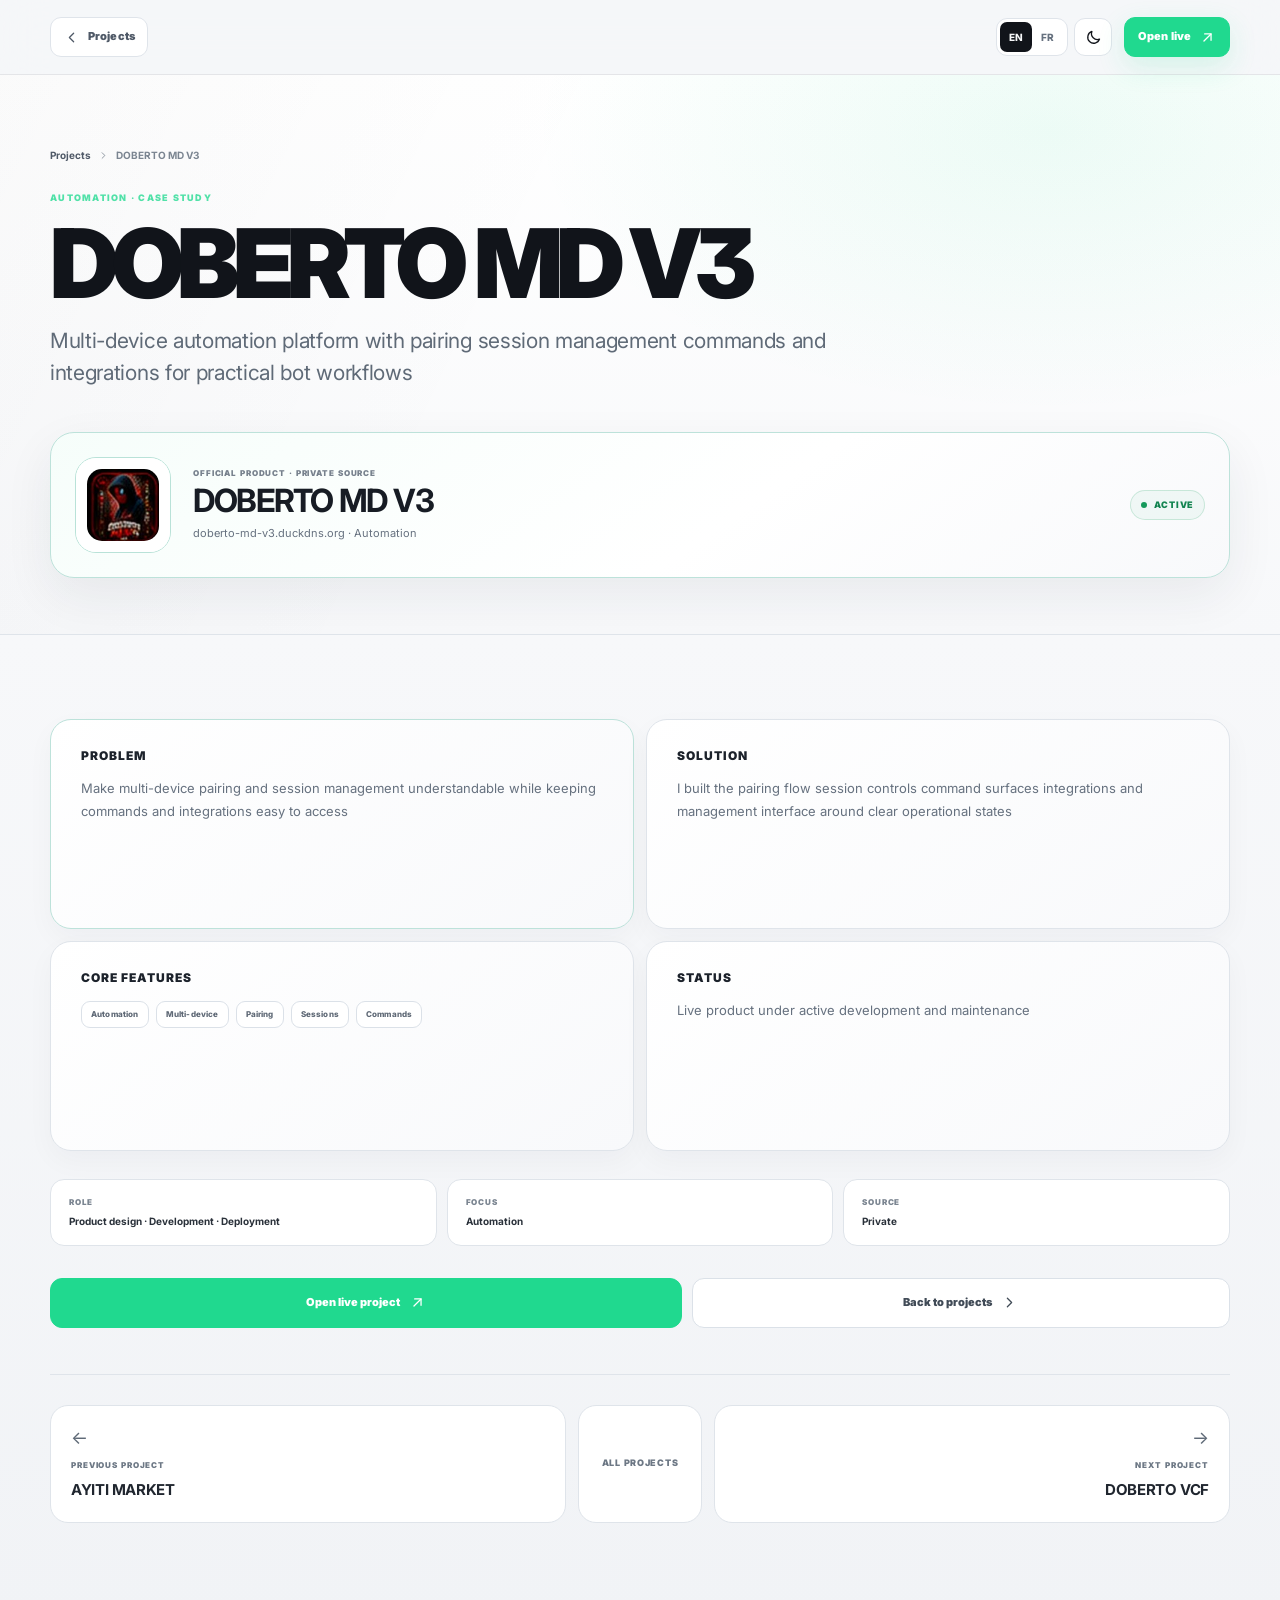
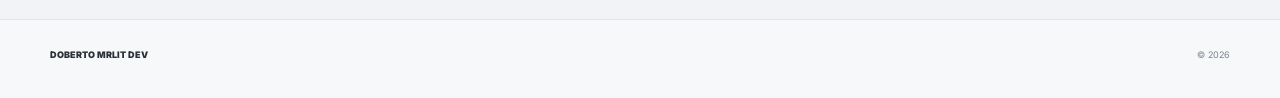
<file: case-studies/doberto-md-v3.html>
<!doctype html>
<html lang="en">
<head>
<meta charset="utf-8"><meta name="viewport" content="width=device-width,initial-scale=1,viewport-fit=cover">
<title>DOBERTO MD V3 Case Study | DOBERTO MRLIT DEV</title>
<meta name="description" content="Multi-device automation platform with pairing, session management, commands and integrations for practical bot workflows.">
<meta name="robots" content="index,follow,max-image-preview:large"><meta name="theme-color" content="#07090d"><meta name="color-scheme" content="dark light">
<link rel="canonical" href="https://dobertomrlit.zone.id/case-studies/doberto-md-v3.html"><link rel="icon" href="../favicon.svg" type="image/svg+xml">
<script>try{const t=localStorage.getItem('doberto-theme');document.documentElement.dataset.theme=t||(matchMedia('(prefers-color-scheme: light)').matches?'light':'dark')}catch(_){document.documentElement.dataset.theme='dark'}</script>
<link rel="stylesheet" href="../assets/case-study.css?v=20261001-unified3"><link rel="stylesheet" href="../assets/case-preferences.css?v=20261001-unified2">
<link rel="preconnect" href="https://fonts.googleapis.com"><link rel="preconnect" href="https://fonts.gstatic.com" crossorigin><link href="https://fonts.googleapis.com/css2?family=Inter:wght@400;500;600;700;800;900&display=swap" rel="stylesheet">
<meta property="og:type" content="article"><meta property="og:site_name" content="DOBERTO MRLIT DEV"><meta property="og:title" content="DOBERTO MD V3 Case Study"><meta property="og:description" content="Multi-device automation platform with pairing, session management, commands and integrations for practical bot workflows."><meta property="og:url" content="https://dobertomrlit.zone.id/case-studies/doberto-md-v3.html"><meta property="og:image" content="https://dobertomrlit.zone.id/assets/og-preview-v2.jpg?v=20260905-final">
<meta name="twitter:card" content="summary_large_image"><meta name="twitter:title" content="DOBERTO MD V3 Case Study"><meta name="twitter:description" content="Multi-device automation platform with pairing, session management, commands and integrations for practical bot workflows."><meta name="twitter:image" content="https://dobertomrlit.zone.id/assets/og-preview-v2.jpg?v=20260905-final">
<script type="application/ld+json">{"@context":"https://schema.org","@graph":[{"@type":"BreadcrumbList","itemListElement":[{"@type":"ListItem","position":1,"name":"Projects","item":"https://dobertomrlit.zone.id/projects.html"},{"@type":"ListItem","position":2,"name":"DOBERTO MD V3","item":"https://dobertomrlit.zone.id/case-studies/doberto-md-v3.html"}]},{"@type":"SoftwareApplication","name":"DOBERTO MD V3","url":"https://doberto-md-v3.duckdns.org","applicationCategory":"UtilitiesApplication","creator":{"@type":"Person","name":"DOBERTO MRLIT DEV","url":"https://dobertomrlit.zone.id/"}}]}</script>
</head>
<body style="--accent:#20d98f" data-case="doberto-md-v3">
<header class="top"><div class="w topin"><a class="back" href="../projects.html"><span class="icon"><svg viewBox="0 0 24 24" aria-hidden="true"><path d="M15 18l-6-6 6-6"/></svg></span><span>Projects</span></a><a class="live" href="https://doberto-md-v3.duckdns.org" target="_blank" rel="noopener noreferrer"><span class="label">Open live</span><span class="icon"><svg viewBox="0 0 24 24" aria-hidden="true"><path d="M7 17L17 7"/><path d="M8 7h9v9"/></svg></span></a></div></header>
<main>
<section class="hero"><div class="w"><nav class="crumbs" aria-label="Breadcrumb"><a href="../projects.html">Projects</a><span class="icon"><svg viewBox="0 0 24 24" aria-hidden="true"><path d="M9 18l6-6-6-6"/></svg></span><span>DOBERTO MD V3</span></nav><div class="kicker">Automation · Case Study</div><h1>DOBERTO MD V3</h1><p class="lead">Multi-device automation platform with pairing, session management, commands and integrations for practical bot workflows.</p>
<div class="identity"><div class="identity-icon"><img src="../assets/project-icons/doberto-md-v3.svg" width="72" height="72" alt="DOBERTO MD V3 icon"></div><div class="identity-copy"><small>Official product · Private source</small><strong>DOBERTO MD V3</strong><span>doberto-md-v3.duckdns.org · Automation</span></div><div class="identity-status"><span class="status-dot"></span>Active</div></div></div></section>
<section><div class="w"><div class="grid">
<article class="box"><h2>Problem</h2><p>Make multi-device pairing and session management understandable while keeping commands and integrations easy to access.</p></article>
<article class="box"><h2>Solution</h2><p>I built the pairing flow, session controls, command surfaces, integrations and management interface around clear operational states.</p></article>
<article class="box"><h2>Core features</h2><div class="stack"><span class="chip">Automation</span><span class="chip">Multi-device</span><span class="chip">Pairing</span><span class="chip">Sessions</span><span class="chip">Commands</span></div></article>
<article class="box"><h2>Status</h2><p>Live product under active development and maintenance.</p></article>
</div>
<div class="case-context"><div><span>Role</span><strong>Product design · Development · Deployment</strong></div><div><span>Focus</span><strong>Automation</strong></div><div><span>Source</span><strong>Private</strong></div></div>
<div class="bottom"><a class="btn primary" href="https://doberto-md-v3.duckdns.org" target="_blank" rel="noopener noreferrer"><span class="label">Open live project</span><span class="icon"><svg viewBox="0 0 24 24" aria-hidden="true"><path d="M7 17L17 7"/><path d="M8 7h9v9"/></svg></span></a><a class="btn" href="../projects.html"><span class="label">Back to projects</span><span class="icon"><svg viewBox="0 0 24 24" aria-hidden="true"><path d="M9 18l6-6-6-6"/></svg></span></a></div>
<nav class="case-project-nav" aria-label="Project navigation">
  <a class="case-project-link case-project-prev" href="ayiti-market.html">
    <span class="case-nav-eyebrow">Previous project</span>
    <strong>AYITI MARKET</strong>
    <small>←</small>
  </a>
  <a class="case-project-all" href="../projects.html">All projects</a>
  <a class="case-project-link case-project-next" href="doberto-vcf.html">
    <span class="case-nav-eyebrow">Next project</span>
    <strong>DOBERTO VCF</strong>
    <small>→</small>
  </a>
</nav>
</div></section>
</main>
<footer class="footer"><div class="w foot"><span>DOBERTO MRLIT DEV</span><span>© 2026</span></div></footer>
<script src="../assets/case-ui.js?v=20261001-copyclean1"></script>
</body></html>
</file>
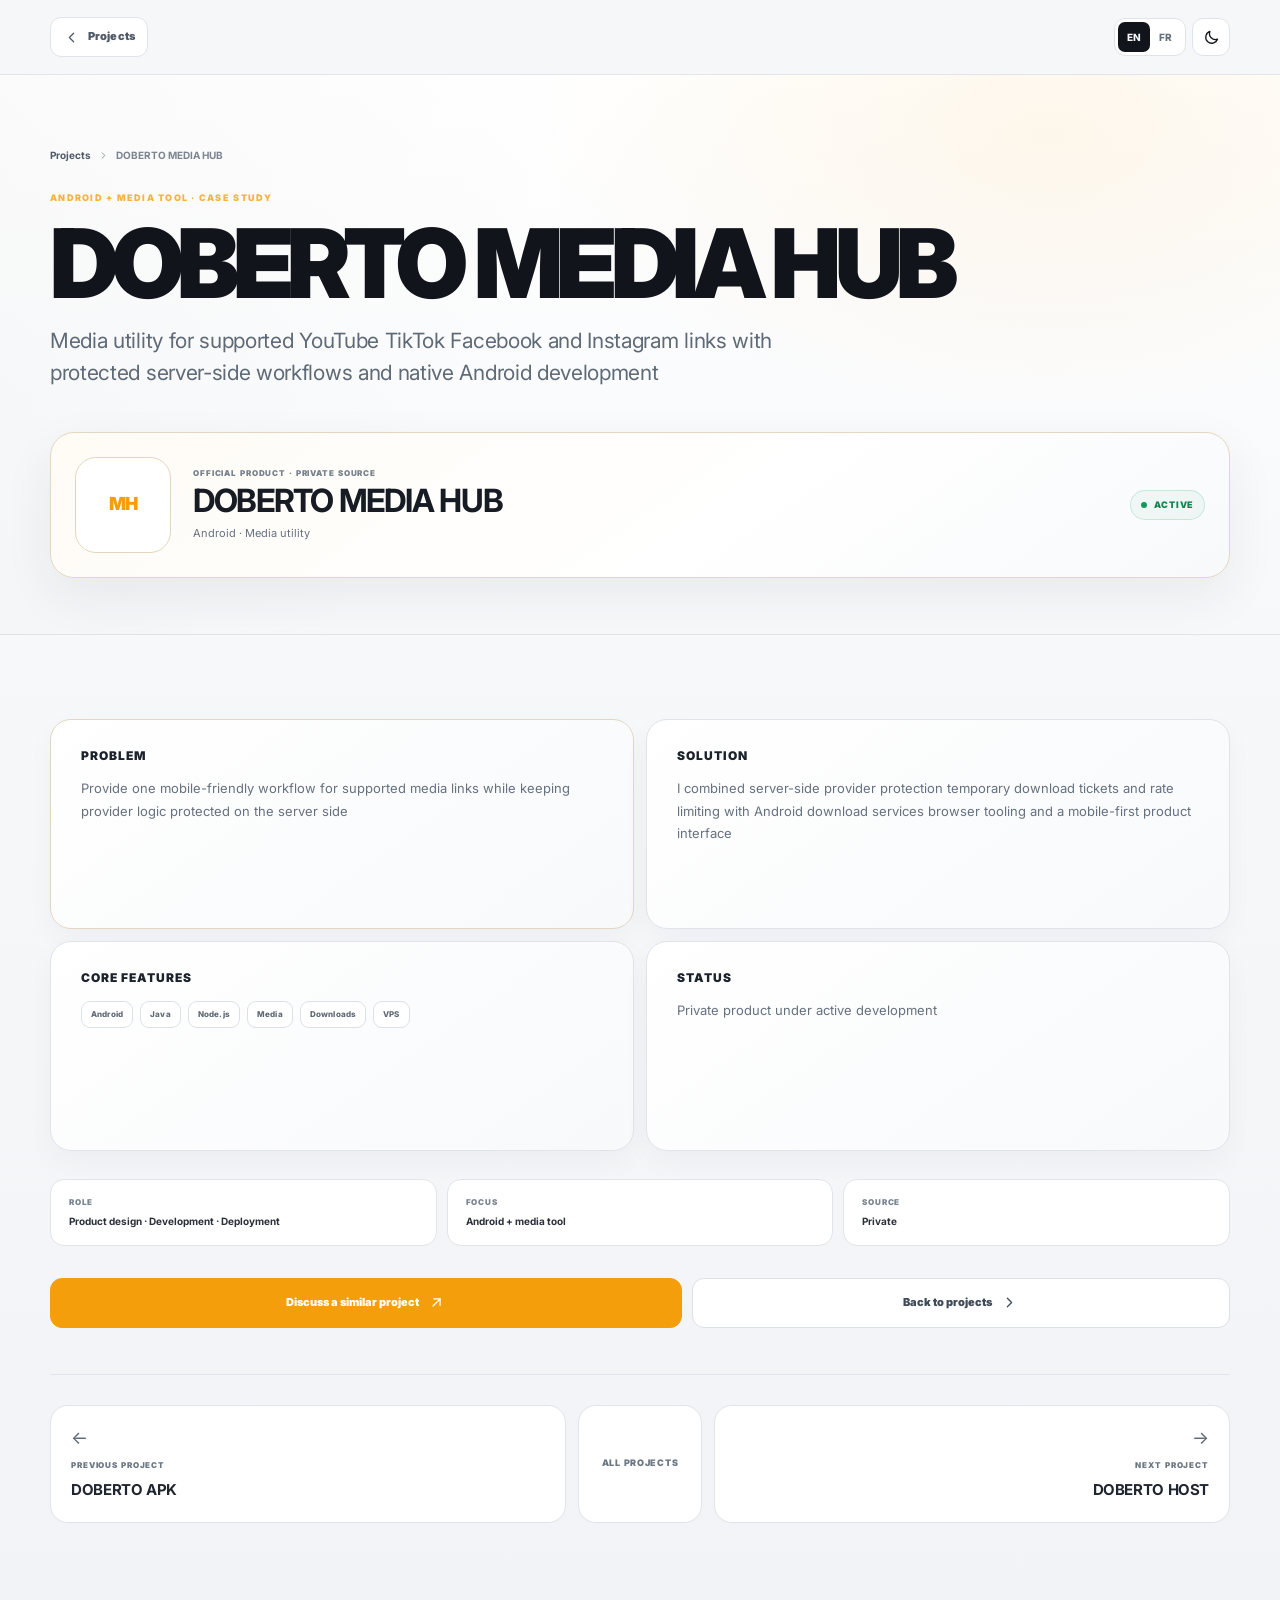
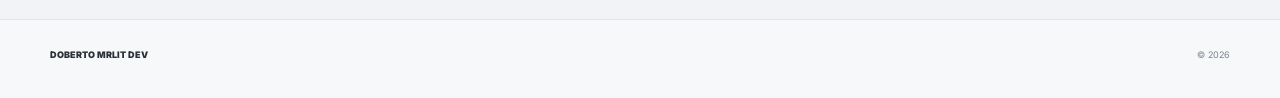
<file: case-studies/doberto-media-hub.html>
<!doctype html>
<html lang="en">
<head>
<meta charset="utf-8"><meta name="viewport" content="width=device-width,initial-scale=1,viewport-fit=cover">
<title>DOBERTO MEDIA HUB Case Study | DOBERTO MRLIT DEV</title>
<meta name="description" content="Media utility for supported YouTube, TikTok, Facebook and Instagram links with protected server-side workflows and native Android development.">
<meta name="robots" content="index,follow,max-image-preview:large"><meta name="theme-color" content="#07090d"><meta name="color-scheme" content="dark light">
<link rel="canonical" href="https://dobertomrlit.zone.id/case-studies/doberto-media-hub.html"><link rel="icon" href="../favicon.svg" type="image/svg+xml">
<script>try{const t=localStorage.getItem('doberto-theme');document.documentElement.dataset.theme=t||(matchMedia('(prefers-color-scheme: light)').matches?'light':'dark')}catch(_){document.documentElement.dataset.theme='dark'}</script>
<link rel="stylesheet" href="../assets/case-study.css?v=20261001-unified3"><link rel="stylesheet" href="../assets/case-preferences.css?v=20261001-unified2">
<link rel="preconnect" href="https://fonts.googleapis.com"><link rel="preconnect" href="https://fonts.gstatic.com" crossorigin><link href="https://fonts.googleapis.com/css2?family=Inter:wght@400;500;600;700;800;900&display=swap" rel="stylesheet">
<meta property="og:type" content="article"><meta property="og:site_name" content="DOBERTO MRLIT DEV"><meta property="og:title" content="DOBERTO MEDIA HUB Case Study"><meta property="og:description" content="Media utility for supported YouTube, TikTok, Facebook and Instagram links with protected server-side workflows and native Android development."><meta property="og:url" content="https://dobertomrlit.zone.id/case-studies/doberto-media-hub.html"><meta property="og:image" content="https://dobertomrlit.zone.id/assets/og-preview-v2.jpg?v=20260905-final">
<meta name="twitter:card" content="summary_large_image"><meta name="twitter:title" content="DOBERTO MEDIA HUB Case Study"><meta name="twitter:description" content="Media utility for supported YouTube, TikTok, Facebook and Instagram links with protected server-side workflows and native Android development."><meta name="twitter:image" content="https://dobertomrlit.zone.id/assets/og-preview-v2.jpg?v=20260905-final">
<script type="application/ld+json">{"@context":"https://schema.org","@graph":[{"@type":"BreadcrumbList","itemListElement":[{"@type":"ListItem","position":1,"name":"Projects","item":"https://dobertomrlit.zone.id/projects.html"},{"@type":"ListItem","position":2,"name":"DOBERTO MEDIA HUB","item":"https://dobertomrlit.zone.id/case-studies/doberto-media-hub.html"}]},{"@type":"SoftwareApplication","name":"DOBERTO MEDIA HUB","url":"https://dobertomrlit.zone.id/case-studies/doberto-media-hub.html","applicationCategory":"MultimediaApplication","creator":{"@type":"Person","name":"DOBERTO MRLIT DEV","url":"https://dobertomrlit.zone.id/"}}]}</script>
</head>
<body style="--accent:#f59e0b" data-case="doberto-media-hub">
<header class="top"><div class="w topin"><a class="back" href="../projects.html"><span class="icon"><svg viewBox="0 0 24 24" aria-hidden="true"><path d="M15 18l-6-6 6-6"/></svg></span><span>Projects</span></a></div></header>
<main>
<section class="hero"><div class="w"><nav class="crumbs" aria-label="Breadcrumb"><a href="../projects.html">Projects</a><span class="icon"><svg viewBox="0 0 24 24" aria-hidden="true"><path d="M9 18l6-6-6-6"/></svg></span><span>DOBERTO MEDIA HUB</span></nav><div class="kicker">Android + media tool · Case Study</div><h1>DOBERTO MEDIA HUB</h1><p class="lead">Media utility for supported YouTube, TikTok, Facebook and Instagram links with protected server-side workflows and native Android development.</p>
<div class="identity"><div class="identity-icon identity-mark" aria-label="DOBERTO MEDIA HUB">MH</div><div class="identity-copy"><small>Official product · Private source</small><strong>DOBERTO MEDIA HUB</strong><span>Android · Media utility</span></div><div class="identity-status"><span class="status-dot"></span>Active</div></div></div></section>
<section><div class="w"><div class="grid">
<article class="box"><h2>Problem</h2><p>Provide one mobile-friendly workflow for supported media links while keeping provider logic protected on the server side.</p></article>
<article class="box"><h2>Solution</h2><p>I combined server-side provider protection, temporary download tickets and rate limiting with Android download services, browser tooling and a mobile-first product interface.</p></article>
<article class="box"><h2>Core features</h2><div class="stack"><span class="chip">Android</span><span class="chip">Java</span><span class="chip">Node.js</span><span class="chip">Media</span><span class="chip">Downloads</span><span class="chip">VPS</span></div></article>
<article class="box"><h2>Status</h2><p>Private product under active development.</p></article>
</div>
<div class="case-context"><div><span>Role</span><strong>Product design · Development · Deployment</strong></div><div><span>Focus</span><strong>Android + media tool</strong></div><div><span>Source</span><strong>Private</strong></div></div>
<div class="bottom"><a class="btn primary" href="../contact.html"><span class="label">Discuss a similar project</span><span class="icon"><svg viewBox="0 0 24 24" aria-hidden="true"><path d="M7 17L17 7"/><path d="M8 7h9v9"/></svg></span></a><a class="btn" href="../projects.html"><span class="label">Back to projects</span><span class="icon"><svg viewBox="0 0 24 24" aria-hidden="true"><path d="M9 18l6-6-6-6"/></svg></span></a></div>
<nav class="case-project-nav" aria-label="Project navigation">
  <a class="case-project-link case-project-prev" href="doberto-apk.html">
    <span class="case-nav-eyebrow">Previous project</span>
    <strong>DOBERTO APK</strong>
    <small>←</small>
  </a>
  <a class="case-project-all" href="../projects.html">All projects</a>
  <a class="case-project-link case-project-next" href="doberto-host.html">
    <span class="case-nav-eyebrow">Next project</span>
    <strong>DOBERTO HOST</strong>
    <small>→</small>
  </a>
</nav>
</div></section>
</main>
<footer class="footer"><div class="w foot"><span>DOBERTO MRLIT DEV</span><span>© 2026</span></div></footer>
<script src="../assets/case-ui.js?v=20261001-copyclean1"></script>
</body></html>
</file>
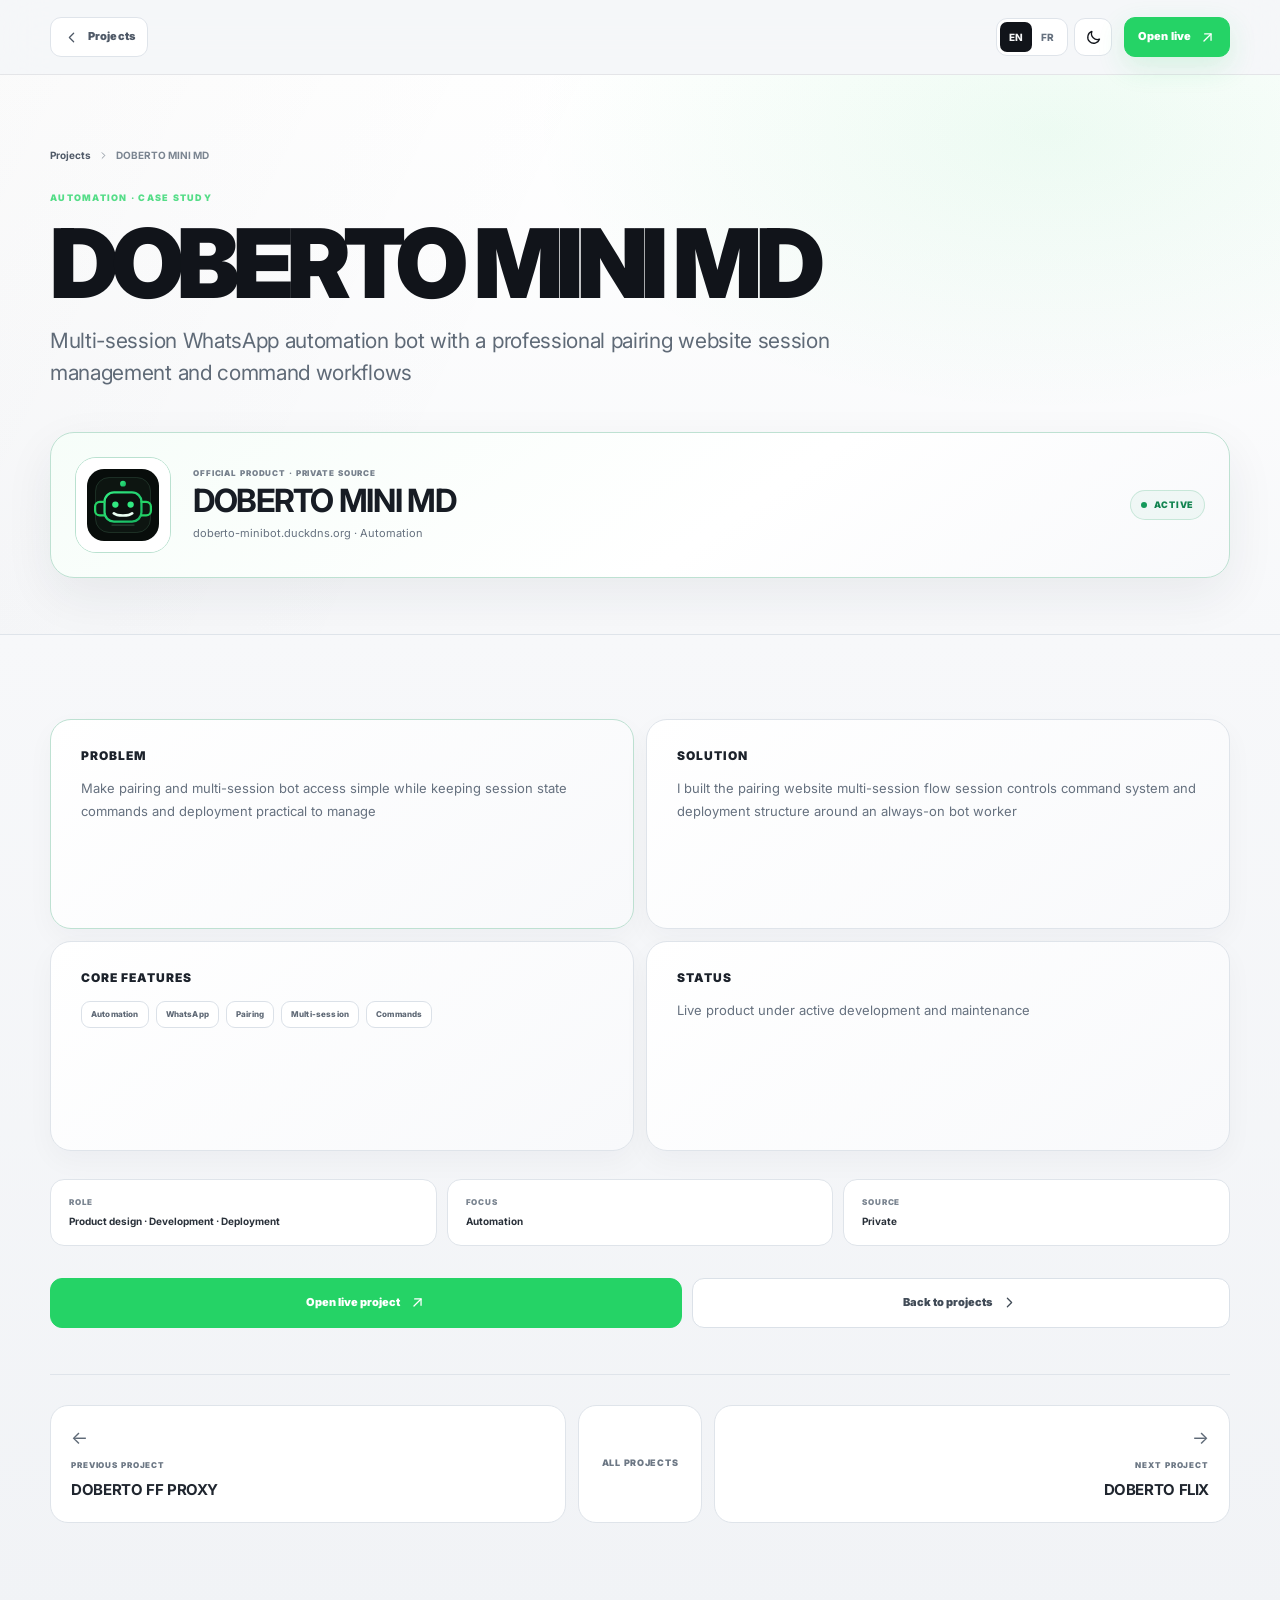
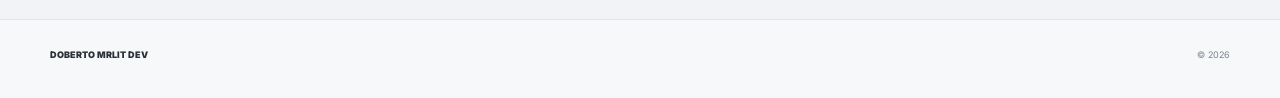
<file: case-studies/doberto-mini-md.html>
<!doctype html>
<html lang="en">
<head>
<meta charset="utf-8"><meta name="viewport" content="width=device-width,initial-scale=1,viewport-fit=cover">
<title>DOBERTO MINI MD Case Study | DOBERTO MRLIT DEV</title>
<meta name="description" content="Multi-session WhatsApp automation bot with a professional pairing website, session management and command workflows.">
<meta name="robots" content="index,follow,max-image-preview:large"><meta name="theme-color" content="#07090d"><meta name="color-scheme" content="dark light">
<link rel="canonical" href="https://dobertomrlit.zone.id/case-studies/doberto-mini-md.html"><link rel="icon" href="../favicon.svg" type="image/svg+xml">
<script>try{const t=localStorage.getItem('doberto-theme');document.documentElement.dataset.theme=t||(matchMedia('(prefers-color-scheme: light)').matches?'light':'dark')}catch(_){document.documentElement.dataset.theme='dark'}</script>
<link rel="stylesheet" href="../assets/case-study.css?v=20261001-unified3"><link rel="stylesheet" href="../assets/case-preferences.css?v=20261001-unified2">
<link rel="preconnect" href="https://fonts.googleapis.com"><link rel="preconnect" href="https://fonts.gstatic.com" crossorigin><link href="https://fonts.googleapis.com/css2?family=Inter:wght@400;500;600;700;800;900&display=swap" rel="stylesheet">
<meta property="og:type" content="article"><meta property="og:site_name" content="DOBERTO MRLIT DEV"><meta property="og:title" content="DOBERTO MINI MD Case Study"><meta property="og:description" content="Multi-session WhatsApp automation bot with a professional pairing website, session management and command workflows."><meta property="og:url" content="https://dobertomrlit.zone.id/case-studies/doberto-mini-md.html"><meta property="og:image" content="https://dobertomrlit.zone.id/assets/og-preview-v2.jpg?v=20260905-final">
<meta name="twitter:card" content="summary_large_image"><meta name="twitter:title" content="DOBERTO MINI MD Case Study"><meta name="twitter:description" content="Multi-session WhatsApp automation bot with a professional pairing website, session management and command workflows."><meta name="twitter:image" content="https://dobertomrlit.zone.id/assets/og-preview-v2.jpg?v=20260905-final">
<script type="application/ld+json">{"@context":"https://schema.org","@graph":[{"@type":"BreadcrumbList","itemListElement":[{"@type":"ListItem","position":1,"name":"Projects","item":"https://dobertomrlit.zone.id/projects.html"},{"@type":"ListItem","position":2,"name":"DOBERTO MINI MD","item":"https://dobertomrlit.zone.id/case-studies/doberto-mini-md.html"}]},{"@type":"SoftwareApplication","name":"DOBERTO MINI MD","url":"https://doberto-minibot.duckdns.org","applicationCategory":"UtilitiesApplication","creator":{"@type":"Person","name":"DOBERTO MRLIT DEV","url":"https://dobertomrlit.zone.id/"}}]}</script>
</head>
<body style="--accent:#25d366" data-case="doberto-mini-md">
<header class="top"><div class="w topin"><a class="back" href="../projects.html"><span class="icon"><svg viewBox="0 0 24 24" aria-hidden="true"><path d="M15 18l-6-6 6-6"/></svg></span><span>Projects</span></a><a class="live" href="https://doberto-minibot.duckdns.org" target="_blank" rel="noopener noreferrer"><span class="label">Open live</span><span class="icon"><svg viewBox="0 0 24 24" aria-hidden="true"><path d="M7 17L17 7"/><path d="M8 7h9v9"/></svg></span></a></div></header>
<main>
<section class="hero"><div class="w"><nav class="crumbs" aria-label="Breadcrumb"><a href="../projects.html">Projects</a><span class="icon"><svg viewBox="0 0 24 24" aria-hidden="true"><path d="M9 18l6-6-6-6"/></svg></span><span>DOBERTO MINI MD</span></nav><div class="kicker">Automation · Case Study</div><h1>DOBERTO MINI MD</h1><p class="lead">Multi-session WhatsApp automation bot with a professional pairing website, session management and command workflows.</p>
<div class="identity"><div class="identity-icon"><img src="../assets/project-icons/doberto-mini-md.svg" width="72" height="72" alt="DOBERTO MINI MD icon"></div><div class="identity-copy"><small>Official product · Private source</small><strong>DOBERTO MINI MD</strong><span>doberto-minibot.duckdns.org · Automation</span></div><div class="identity-status"><span class="status-dot"></span>Active</div></div></div></section>
<section><div class="w"><div class="grid">
<article class="box"><h2>Problem</h2><p>Make pairing and multi-session bot access simple while keeping session state, commands and deployment practical to manage.</p></article>
<article class="box"><h2>Solution</h2><p>I built the pairing website, multi-session flow, session controls, command system and deployment structure around an always-on bot worker.</p></article>
<article class="box"><h2>Core features</h2><div class="stack"><span class="chip">Automation</span><span class="chip">WhatsApp</span><span class="chip">Pairing</span><span class="chip">Multi-session</span><span class="chip">Commands</span></div></article>
<article class="box"><h2>Status</h2><p>Live product under active development and maintenance.</p></article>
</div>
<div class="case-context"><div><span>Role</span><strong>Product design · Development · Deployment</strong></div><div><span>Focus</span><strong>Automation</strong></div><div><span>Source</span><strong>Private</strong></div></div>
<div class="bottom"><a class="btn primary" href="https://doberto-minibot.duckdns.org" target="_blank" rel="noopener noreferrer"><span class="label">Open live project</span><span class="icon"><svg viewBox="0 0 24 24" aria-hidden="true"><path d="M7 17L17 7"/><path d="M8 7h9v9"/></svg></span></a><a class="btn" href="../projects.html"><span class="label">Back to projects</span><span class="icon"><svg viewBox="0 0 24 24" aria-hidden="true"><path d="M9 18l6-6-6-6"/></svg></span></a></div>
<nav class="case-project-nav" aria-label="Project navigation">
  <a class="case-project-link case-project-prev" href="doberto-ff-proxy.html">
    <span class="case-nav-eyebrow">Previous project</span>
    <strong>DOBERTO FF PROXY</strong>
    <small>←</small>
  </a>
  <a class="case-project-all" href="../projects.html">All projects</a>
  <a class="case-project-link case-project-next" href="doberto-flix.html">
    <span class="case-nav-eyebrow">Next project</span>
    <strong>DOBERTO FLIX</strong>
    <small>→</small>
  </a>
</nav>
</div></section>
</main>
<footer class="footer"><div class="w foot"><span>DOBERTO MRLIT DEV</span><span>© 2026</span></div></footer>
<script src="../assets/case-ui.js?v=20261001-copyclean1"></script>
</body></html>
</file>
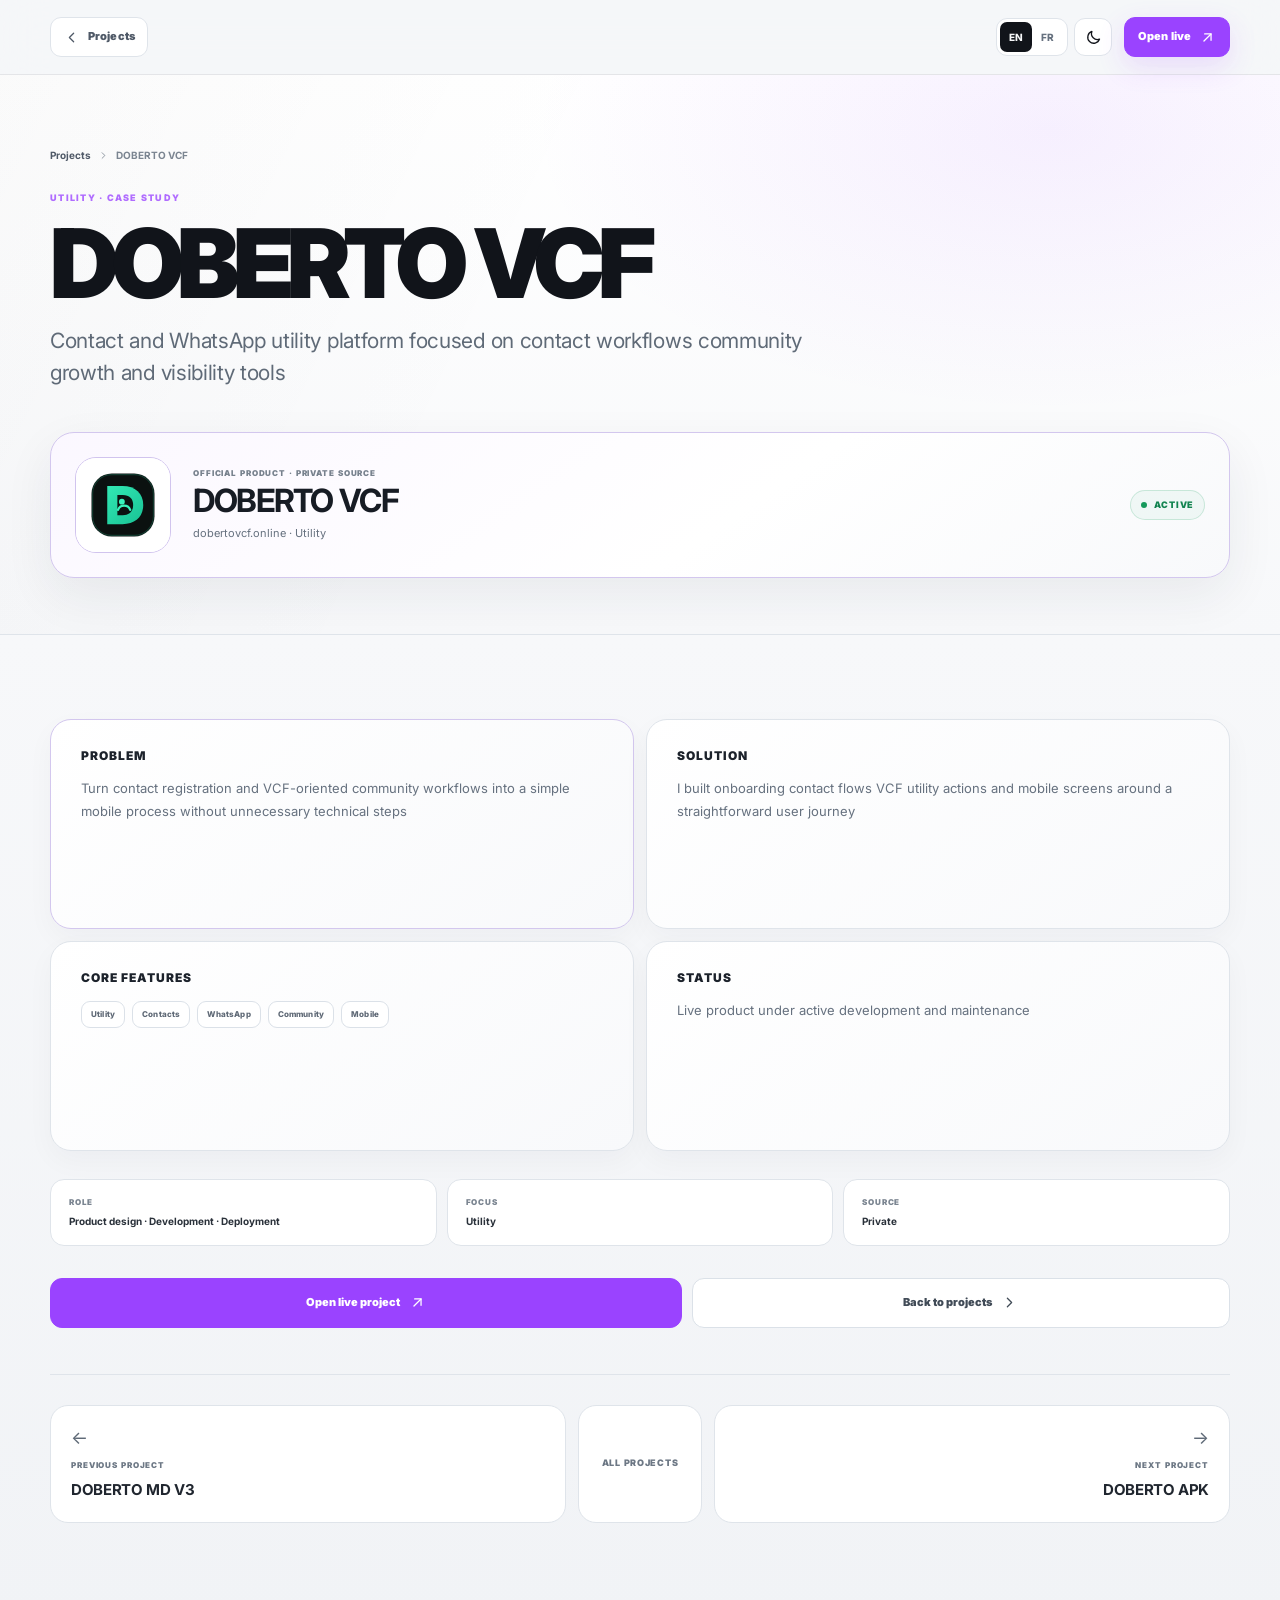
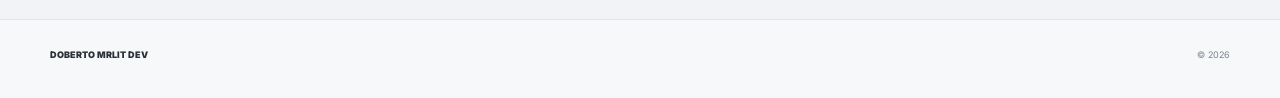
<file: case-studies/doberto-vcf.html>
<!doctype html>
<html lang="en">
<head>
<meta charset="utf-8"><meta name="viewport" content="width=device-width,initial-scale=1,viewport-fit=cover">
<title>DOBERTO VCF Case Study | DOBERTO MRLIT DEV</title>
<meta name="description" content="Contact and WhatsApp utility platform focused on contact workflows, community growth and visibility tools.">
<meta name="robots" content="index,follow,max-image-preview:large"><meta name="theme-color" content="#07090d"><meta name="color-scheme" content="dark light">
<link rel="canonical" href="https://dobertomrlit.zone.id/case-studies/doberto-vcf.html"><link rel="icon" href="../favicon.svg" type="image/svg+xml">
<script>try{const t=localStorage.getItem('doberto-theme');document.documentElement.dataset.theme=t||(matchMedia('(prefers-color-scheme: light)').matches?'light':'dark')}catch(_){document.documentElement.dataset.theme='dark'}</script>
<link rel="stylesheet" href="../assets/case-study.css?v=20261001-unified3"><link rel="stylesheet" href="../assets/case-preferences.css?v=20261001-unified2">
<link rel="preconnect" href="https://fonts.googleapis.com"><link rel="preconnect" href="https://fonts.gstatic.com" crossorigin><link href="https://fonts.googleapis.com/css2?family=Inter:wght@400;500;600;700;800;900&display=swap" rel="stylesheet">
<meta property="og:type" content="article"><meta property="og:site_name" content="DOBERTO MRLIT DEV"><meta property="og:title" content="DOBERTO VCF Case Study"><meta property="og:description" content="Contact and WhatsApp utility platform focused on contact workflows, community growth and visibility tools."><meta property="og:url" content="https://dobertomrlit.zone.id/case-studies/doberto-vcf.html"><meta property="og:image" content="https://dobertomrlit.zone.id/assets/og-preview-v2.jpg?v=20260905-final">
<meta name="twitter:card" content="summary_large_image"><meta name="twitter:title" content="DOBERTO VCF Case Study"><meta name="twitter:description" content="Contact and WhatsApp utility platform focused on contact workflows, community growth and visibility tools."><meta name="twitter:image" content="https://dobertomrlit.zone.id/assets/og-preview-v2.jpg?v=20260905-final">
<script type="application/ld+json">{"@context":"https://schema.org","@graph":[{"@type":"BreadcrumbList","itemListElement":[{"@type":"ListItem","position":1,"name":"Projects","item":"https://dobertomrlit.zone.id/projects.html"},{"@type":"ListItem","position":2,"name":"DOBERTO VCF","item":"https://dobertomrlit.zone.id/case-studies/doberto-vcf.html"}]},{"@type":"SoftwareApplication","name":"DOBERTO VCF","url":"https://dobertovcf.online","applicationCategory":"UtilitiesApplication","creator":{"@type":"Person","name":"DOBERTO MRLIT DEV","url":"https://dobertomrlit.zone.id/"}}]}</script>
</head>
<body style="--accent:#9a43ff" data-case="doberto-vcf">
<header class="top"><div class="w topin"><a class="back" href="../projects.html"><span class="icon"><svg viewBox="0 0 24 24" aria-hidden="true"><path d="M15 18l-6-6 6-6"/></svg></span><span>Projects</span></a><a class="live" href="https://dobertovcf.online" target="_blank" rel="noopener noreferrer"><span class="label">Open live</span><span class="icon"><svg viewBox="0 0 24 24" aria-hidden="true"><path d="M7 17L17 7"/><path d="M8 7h9v9"/></svg></span></a></div></header>
<main>
<section class="hero"><div class="w"><nav class="crumbs" aria-label="Breadcrumb"><a href="../projects.html">Projects</a><span class="icon"><svg viewBox="0 0 24 24" aria-hidden="true"><path d="M9 18l6-6-6-6"/></svg></span><span>DOBERTO VCF</span></nav><div class="kicker">Utility · Case Study</div><h1>DOBERTO VCF</h1><p class="lead">Contact and WhatsApp utility platform focused on contact workflows, community growth and visibility tools.</p>
<div class="identity"><div class="identity-icon"><img src="../assets/project-icons/doberto-vcf.svg" width="72" height="72" alt="DOBERTO VCF icon"></div><div class="identity-copy"><small>Official product · Private source</small><strong>DOBERTO VCF</strong><span>dobertovcf.online · Utility</span></div><div class="identity-status"><span class="status-dot"></span>Active</div></div></div></section>
<section><div class="w"><div class="grid">
<article class="box"><h2>Problem</h2><p>Turn contact registration and VCF-oriented community workflows into a simple mobile process without unnecessary technical steps.</p></article>
<article class="box"><h2>Solution</h2><p>I built onboarding, contact flows, VCF utility actions and mobile screens around a straightforward user journey.</p></article>
<article class="box"><h2>Core features</h2><div class="stack"><span class="chip">Utility</span><span class="chip">Contacts</span><span class="chip">WhatsApp</span><span class="chip">Community</span><span class="chip">Mobile</span></div></article>
<article class="box"><h2>Status</h2><p>Live product under active development and maintenance.</p></article>
</div>
<div class="case-context"><div><span>Role</span><strong>Product design · Development · Deployment</strong></div><div><span>Focus</span><strong>Utility</strong></div><div><span>Source</span><strong>Private</strong></div></div>
<div class="bottom"><a class="btn primary" href="https://dobertovcf.online" target="_blank" rel="noopener noreferrer"><span class="label">Open live project</span><span class="icon"><svg viewBox="0 0 24 24" aria-hidden="true"><path d="M7 17L17 7"/><path d="M8 7h9v9"/></svg></span></a><a class="btn" href="../projects.html"><span class="label">Back to projects</span><span class="icon"><svg viewBox="0 0 24 24" aria-hidden="true"><path d="M9 18l6-6-6-6"/></svg></span></a></div>
<nav class="case-project-nav" aria-label="Project navigation">
  <a class="case-project-link case-project-prev" href="doberto-md-v3.html">
    <span class="case-nav-eyebrow">Previous project</span>
    <strong>DOBERTO MD V3</strong>
    <small>←</small>
  </a>
  <a class="case-project-all" href="../projects.html">All projects</a>
  <a class="case-project-link case-project-next" href="doberto-apk.html">
    <span class="case-nav-eyebrow">Next project</span>
    <strong>DOBERTO APK</strong>
    <small>→</small>
  </a>
</nav>
</div></section>
</main>
<footer class="footer"><div class="w foot"><span>DOBERTO MRLIT DEV</span><span>© 2026</span></div></footer>
<script src="../assets/case-ui.js?v=20261001-copyclean1"></script>
</body></html>
</file>
<file: assets/case-study.css>
:root{--bg:#07090d;--bg-soft:#0a0e14;--panel:#0e131a;--panel-2:#0a0e14;--text:#f5f7fb;--muted:#929ca9;--line:#202733;--line-strong:#313b49;--accent:#ff304f;--green:#2ee68a;--max:1180px;--shadow:0 24px 70px rgba(0,0,0,.28)}*{box-sizing:border-box}html{scroll-behavior:smooth;scroll-padding-top:84px}body{margin:0;background:var(--bg);color:var(--text);font-family:Inter,Arial,sans-serif;font-style:normal;line-height:1.6;-webkit-font-smoothing:antialiased;text-rendering:optimizeLegibility}body::selection{background:color-mix(in srgb,var(--accent) 28%,transparent)}a{color:inherit;text-decoration:none}img{display:block;max-width:100%}.w{width:min(calc(100% - 38px),var(--max));margin:auto}.icon{display:inline-flex;width:17px;height:17px;align-items:center;justify-content:center;flex:0 0 auto}.icon svg{width:100%;height:100%;fill:none;stroke:currentColor;stroke-width:1.8;stroke-linecap:round;stroke-linejoin:round}:focus-visible{outline:2px solid #8ab4ff;outline-offset:4px}

.top{position:sticky;top:0;z-index:50;background:rgba(7,9,13,.82);backdrop-filter:blur(20px);-webkit-backdrop-filter:blur(20px);border-bottom:1px solid rgba(255,255,255,.065)}.topin{height:74px;display:flex;align-items:center;gap:12px}.back,.live{display:inline-flex;align-items:center;justify-content:center;gap:8px;min-height:40px;border-radius:11px;font-size:11px;font-weight:900;letter-spacing:.01em}.back{padding:9px 12px;border:1px solid var(--line);background:rgba(255,255,255,.018);color:#b5bec9}.live{padding:9px 13px;border:1px solid var(--accent);background:var(--accent);color:#fff;box-shadow:0 10px 28px color-mix(in srgb,var(--accent) 16%,transparent)}

.hero{position:relative;padding:72px 0 56px;border-bottom:1px solid var(--line);overflow:hidden;background:linear-gradient(180deg,#080a0f,#07090d)}.hero::before{content:"";position:absolute;inset:0;pointer-events:none;background:radial-gradient(720px 390px at 82% 10%,color-mix(in srgb,var(--accent) 14%,transparent),transparent 72%),linear-gradient(115deg,rgba(255,255,255,.018),transparent 42%)}.hero .w{position:relative;z-index:1}.crumbs{display:flex;align-items:center;gap:7px;margin:0 0 28px;color:#6f7987;font-size:10px;font-weight:700}.crumbs a{color:#a3acb8}.crumbs .icon{width:11px;height:11px}.kicker{display:flex;align-items:center;gap:9px;color:color-mix(in srgb,var(--accent) 78%,#fff);font-size:9px;font-weight:900;text-transform:uppercase;letter-spacing:.14em}.kicker::before{content:"";width:30px;height:2px;border-radius:999px;background:var(--accent)}.hero h1{max-width:980px;margin:15px 0 18px;font-size:clamp(52px,8vw,96px);line-height:.9;letter-spacing:-.067em;font-weight:900}.lead{max-width:800px;margin:0;color:#a8b1bd;font-size:clamp(16px,2vw,21px);line-height:1.55;letter-spacing:-.015em}

.identity{position:relative;display:grid;grid-template-columns:96px minmax(0,1fr) auto;align-items:center;gap:22px;margin-top:42px;padding:24px;border:1px solid color-mix(in srgb,var(--accent) 20%,var(--line));border-radius:24px;background:linear-gradient(145deg,color-mix(in srgb,var(--accent) 6%,#10151d),#0b0f15 58%,#090c11);box-shadow:var(--shadow);overflow:hidden}.identity::before{content:"";position:absolute;left:24px;right:24px;top:0;height:2px;border-radius:999px;background:linear-gradient(90deg,var(--accent),color-mix(in srgb,var(--accent) 30%,transparent),transparent 78%)}.identity::after{content:"";position:absolute;right:-80px;top:-100px;width:260px;height:260px;border-radius:50%;background:radial-gradient(circle,color-mix(in srgb,var(--accent) 12%,transparent),transparent 68%);pointer-events:none}.identity-icon{position:relative;z-index:1;width:96px;height:96px;display:grid;place-items:center;border:1px solid color-mix(in srgb,var(--accent) 28%,var(--line));border-radius:21px;background:#0a0e14;overflow:hidden}.identity-icon img{width:100%;height:100%;object-fit:contain;padding:11px;background:#0a0e14}.identity-copy{position:relative;z-index:1;min-width:0}.identity-copy small{display:block;color:#697482;font-size:8px;text-transform:uppercase;letter-spacing:.11em;font-weight:900}.identity-copy strong{display:block;margin-top:6px;font-size:clamp(22px,3vw,32px);line-height:1;letter-spacing:-.04em}.identity-copy>span{display:block;margin-top:8px;color:#8e98a6;font-size:11px;overflow-wrap:anywhere}.identity-status{position:relative;z-index:1;display:inline-flex;align-items:center;gap:7px;padding:7px 10px;border:1px solid rgba(46,230,138,.2);border-radius:999px;background:rgba(46,230,138,.05);color:#8ff0ba;font-size:9px;text-transform:uppercase;letter-spacing:.08em;font-weight:900}.status-dot{width:6px;height:6px;border-radius:50%;background:var(--green)}

main>section:not(.hero){padding:84px 0 96px;background:linear-gradient(180deg,#07090d,#090c11)}.grid{counter-reset:casebox;display:grid;grid-template-columns:repeat(2,minmax(0,1fr));gap:15px}.box{counter-increment:casebox;position:relative;min-height:220px;padding:30px;border:1px solid var(--line);border-radius:21px;background:linear-gradient(145deg,#10151d,#0c1016);overflow:hidden}.box::before{content:"0" counter(casebox);position:absolute;top:25px;right:27px;color:#4f5967;font-size:9px;font-weight:900;letter-spacing:.12em}.box:first-child{border-color:color-mix(in srgb,var(--accent) 22%,var(--line))}.box:first-child::after{content:"";position:absolute;left:0;top:30px;bottom:30px;width:2px;border-radius:999px;background:var(--accent)}.box h2{max-width:80%;margin:0 0 14px;color:#eef1f5;font-size:18px;line-height:1.08;letter-spacing:-.025em;font-weight:900}.box p{max-width:520px;margin:0;color:#929ca9;font-size:12px;line-height:1.75}.stack{display:flex;flex-wrap:wrap;gap:7px;margin-top:18px}.chip{padding:6px 9px;border:1px solid #252d38;border-radius:999px;background:transparent;color:#8b95a2;font-size:8px;font-weight:800;letter-spacing:.02em}

.bottom{display:grid;grid-template-columns:1.08fr .92fr;gap:10px;margin-top:32px;padding:0}.btn{display:inline-flex;align-items:center;justify-content:center;gap:9px;min-height:50px;padding:12px 16px;border:1px solid #252d38;border-radius:12px;background:transparent;color:#c4cbd4;font-size:11px;font-weight:900}.btn.primary{border-color:var(--accent);background:var(--accent);color:#fff;box-shadow:none}.footer{padding:28px 0 36px;border-top:1px solid #171d26;background:#07090d;color:#687382;font-size:9px}.foot{display:flex;justify-content:space-between;align-items:center;gap:15px;flex-wrap:wrap}.foot span:first-child{color:#dce2e8;font-weight:900}

@media(hover:hover){.back:hover{border-color:#343d49;color:#fff}.live:hover,.btn.primary:hover{filter:brightness(1.04)}.box:hover{border-color:#313b49}.box:first-child:hover{border-color:color-mix(in srgb,var(--accent) 40%,var(--line))}.btn:not(.primary):hover{border-color:#3b4552;background:#10161e;color:#fff}}
@media(max-width:760px){.w{width:min(calc(100% - 30px),var(--max))}.topin{height:66px}.hero{padding:46px 0 38px}.crumbs{margin-bottom:22px}.hero h1{font-size:clamp(46px,13vw,70px)}.lead{font-size:15px}.identity{grid-template-columns:72px minmax(0,1fr);gap:15px;margin-top:30px;padding:19px;border-radius:20px}.identity::before{left:19px;right:19px}.identity-icon{width:72px;height:72px;border-radius:17px}.identity-icon img{padding:9px}.identity-copy strong{font-size:21px}.identity-status{grid-column:2;width:max-content;margin-top:-3px}.grid{grid-template-columns:1fr;gap:11px}.box{min-height:0;padding:25px;border-radius:18px}.box::before{top:22px;right:22px}.box:first-child::after{top:25px;bottom:25px}.box h2{font-size:16px}.box p{font-size:11px}main>section:not(.hero){padding:62px 0 72px}.bottom{margin-top:22px}.footer{padding-bottom:42px}}
@media(max-width:480px){.topin{gap:8px}.back{padding:8px 10px}.live{padding:8px 10px}.live .label{display:none}.hero{padding-top:38px}.hero h1{font-size:43px}.lead{font-size:14px}.identity{grid-template-columns:62px minmax(0,1fr);padding:17px;gap:13px}.identity::before{left:17px;right:17px}.identity-icon{width:62px;height:62px;border-radius:15px}.identity-copy small{font-size:7px}.identity-copy strong{font-size:18px}.identity-copy>span{font-size:9px}.identity-status{font-size:8px}.box{padding:22px}.bottom{grid-template-columns:1fr}.btn{width:100%}.foot{justify-content:center;text-align:center}}
@media(prefers-reduced-motion:reduce){html{scroll-behavior:auto}}

/* Final professional case-study pass */
.identity{border-color:var(--line);background:#0d1118;box-shadow:none}
.identity::before,.identity::after,.box::before,.box:first-child::after{display:none!important}
.identity-icon{border-color:#29313d;box-shadow:none}
.grid{gap:12px}
.box,.box:first-child{min-height:210px;border-color:var(--line);background:#0d1118}
.box h2{font-size:12px;letter-spacing:.08em;text-transform:uppercase;color:#8994a2}
.box p{font-size:13px;color:#b0b8c3;line-height:1.75}
.stack{margin-top:16px}.chip{border-radius:9px;background:#10151c}
.hero h1{font-feature-settings:"ss01" 1,"cv02" 1}
@media(max-width:760px){.box{min-height:0}.box h2{font-size:11px}}


/* No decorative kicker bar */
.kicker::before{display:none!important}.kicker{gap:0}


/* Unified case study V2 */
.identity-mark{font-size:18px;font-weight:900;letter-spacing:-.04em;color:var(--accent)}
.case-context{display:grid;grid-template-columns:repeat(3,minmax(0,1fr));gap:10px;margin-top:28px}
.case-context>div{padding:16px 18px;border:1px solid var(--line);border-radius:14px;background:#0d1118}
.case-context span{display:block;color:#687382;font-size:8px;font-weight:900;text-transform:uppercase;letter-spacing:.1em;margin-bottom:5px}
.case-context strong{display:block;color:#dce2e9;font-size:10px;line-height:1.5}
.topin>.case-pref:last-child{margin-left:auto}
html[data-theme="light"] .identity-mark{background:#fff;color:var(--accent)}
html[data-theme="light"] .case-context>div{border-color:#dfe4ea;background:#fff}
html[data-theme="light"] .case-context span{color:#7a8490}
html[data-theme="light"] .case-context strong{color:#2a313a}
@media(max-width:760px){.case-context{grid-template-columns:1fr}.case-context>div{padding:14px 16px}}


/* Case study project navigation */
.case-project-nav{display:grid;grid-template-columns:minmax(0,1fr) auto minmax(0,1fr);gap:12px;align-items:stretch;margin-top:46px;padding-top:30px;border-top:1px solid var(--line)}
.case-project-link{position:relative;min-height:118px;padding:20px;border:1px solid var(--line);border-radius:18px;background:#0d1118;display:flex;flex-direction:column;justify-content:flex-end}
.case-project-link strong{max-width:90%;color:#e9edf2;font-size:15px;letter-spacing:-.025em}
.case-project-link small{position:absolute;top:18px;color:#5f6a77;font-size:18px}
.case-project-prev small{left:20px}
.case-project-next{text-align:right;align-items:flex-end}
.case-project-next small{right:20px}
.case-nav-eyebrow{margin-bottom:6px;color:#697482;font-size:8px;font-weight:900;text-transform:uppercase;letter-spacing:.11em}
.case-project-all{display:grid;place-items:center;min-width:124px;padding:16px;border:1px solid var(--line);border-radius:18px;color:#8c97a4;font-size:9px;font-weight:900;text-transform:uppercase;letter-spacing:.08em}
@media(hover:hover){
  .case-project-link:hover,.case-project-all:hover{border-color:#3a4451;background:#10161e;color:#fff}
  .case-project-link:hover strong{color:#fff}
}
html[data-theme="light"] .case-project-link,
html[data-theme="light"] .case-project-all{border-color:#dfe4ea;background:#fff}
html[data-theme="light"] .case-project-link strong{color:#20262f}
html[data-theme="light"] .case-nav-eyebrow,
html[data-theme="light"] .case-project-all{color:#6d7885}
@media(max-width:760px){
  .case-project-nav{grid-template-columns:1fr 1fr;margin-top:34px}
  .case-project-all{grid-column:1/-1;grid-row:2;min-height:54px}
}
@media(max-width:480px){
  .case-project-nav{grid-template-columns:1fr}
  .case-project-all{grid-column:auto;grid-row:auto}
  .case-project-link{min-height:100px}
}
</file>
<file: assets/case-preferences.css>
:root{color-scheme:dark}.topin{justify-content:flex-start}.case-pref{display:flex;align-items:center;gap:6px;margin-left:auto}.case-pref .lang-switch{display:flex;align-items:center;padding:3px;border:1px solid var(--line);border-radius:11px;background:var(--panel)}.case-pref .lang-btn,.case-pref .theme-toggle{appearance:none;border:0;cursor:pointer;color:var(--muted);background:transparent;font:inherit;font-size:10px;font-weight:800;letter-spacing:.04em}.case-pref .lang-btn{min-width:32px;height:30px;padding:0 7px;border-radius:7px}.case-pref .lang-btn.is-active{background:var(--text);color:var(--bg)}.case-pref .theme-toggle{width:38px;height:38px;display:grid;place-items:center;border:1px solid var(--line);border-radius:11px;background:var(--panel)}.case-pref .theme-toggle svg{width:17px;height:17px;fill:none;stroke:currentColor;stroke-width:1.8;stroke-linecap:round;stroke-linejoin:round}.topin>.live{margin-left:0}

html[data-theme="light"]{color-scheme:light;--bg:#f6f7f9;--bg-soft:#f0f2f5;--panel:#fff;--panel-2:#f7f8fa;--text:#11141a;--muted:#66717f;--line:#dfe4ea;--line-strong:#cbd2db;--green:#15995b}html[data-theme="light"] body{background:var(--bg);color:var(--text)}html[data-theme="light"] .top{background:rgba(246,247,249,.9);border-bottom-color:rgba(17,20,26,.08)}html[data-theme="light"] .back{border-color:#dfe4ea;background:#fff;color:#4f5967}html[data-theme="light"] .case-pref .lang-switch,html[data-theme="light"] .case-pref .theme-toggle{border-color:#dfe4ea;background:#fff;color:#11141a}html[data-theme="light"] .hero{border-bottom-color:#dfe4ea;background:linear-gradient(180deg,#fff,#f7f8fa)}html[data-theme="light"] .hero::before{background:radial-gradient(720px 390px at 82% 10%,color-mix(in srgb,var(--accent) 8%,transparent),transparent 72%),linear-gradient(115deg,rgba(17,20,26,.018),transparent 42%)}html[data-theme="light"] .crumbs{color:#7b8591}html[data-theme="light"] .crumbs a{color:#4f5967}html[data-theme="light"] .hero h1{color:#11141a}html[data-theme="light"] .lead{color:#5f6a77}html[data-theme="light"] .identity{border-color:color-mix(in srgb,var(--accent) 18%,#dfe4ea);background:linear-gradient(145deg,color-mix(in srgb,var(--accent) 4%,#fff),#fff 58%,#f8f9fb);box-shadow:0 18px 50px rgba(30,38,50,.07)}html[data-theme="light"] .identity-icon{border-color:color-mix(in srgb,var(--accent) 20%,#dfe4ea);background:#fff}html[data-theme="light"] .identity-icon img{background:#fff}html[data-theme="light"] .identity-copy small{color:#77818d}html[data-theme="light"] .identity-copy strong{color:#171c24}html[data-theme="light"] .identity-copy>span{color:#66717f}html[data-theme="light"] .identity-status{border-color:rgba(21,153,91,.18);background:rgba(21,153,91,.045);color:#148451}html[data-theme="light"] .status-dot{background:#15995b}html[data-theme="light"] main>section:not(.hero){background:linear-gradient(180deg,#f7f8fa,#f1f3f6)}html[data-theme="light"] .box{border-color:#dfe4ea;background:linear-gradient(145deg,#fff,#f8f9fb);box-shadow:0 10px 28px rgba(30,38,50,.035)}html[data-theme="light"] .box:first-child{border-color:color-mix(in srgb,var(--accent) 18%,#dfe4ea)}html[data-theme="light"] .box::before{color:#a4acb7}html[data-theme="light"] .box h2{color:#1c222b}html[data-theme="light"] .box p{color:#66717f}html[data-theme="light"] .chip{border-color:#dbe1e8;background:#fff;color:#5f6976}html[data-theme="light"] .btn:not(.primary){border-color:#dbe1e8;background:#fff;color:#414b57}html[data-theme="light"] .footer{border-top-color:#dfe4ea;background:#f7f8fa;color:#7a8490}html[data-theme="light"] .foot span:first-child{color:#2a313a}

@media(hover:hover){html[data-theme="light"] .back:hover{border-color:#cbd2db;color:#11141a}html[data-theme="light"] .box:hover{border-color:#cbd2db}html[data-theme="light"] .box:first-child:hover{border-color:color-mix(in srgb,var(--accent) 34%,#dfe4ea)}html[data-theme="light"] .btn:not(.primary):hover{border-color:#c6ced8;background:#f8f9fb;color:#11141a}}
@media(max-width:480px){.case-pref{gap:4px}.case-pref .lang-btn{min-width:29px;padding:0 5px}.case-pref .theme-toggle{width:34px;height:34px}.back{gap:5px}.back>span:last-child{font-size:11px}}
@media(prefers-reduced-motion:reduce){.case-pref .lang-btn,.case-pref .theme-toggle{transition:none!important}}
</file>
